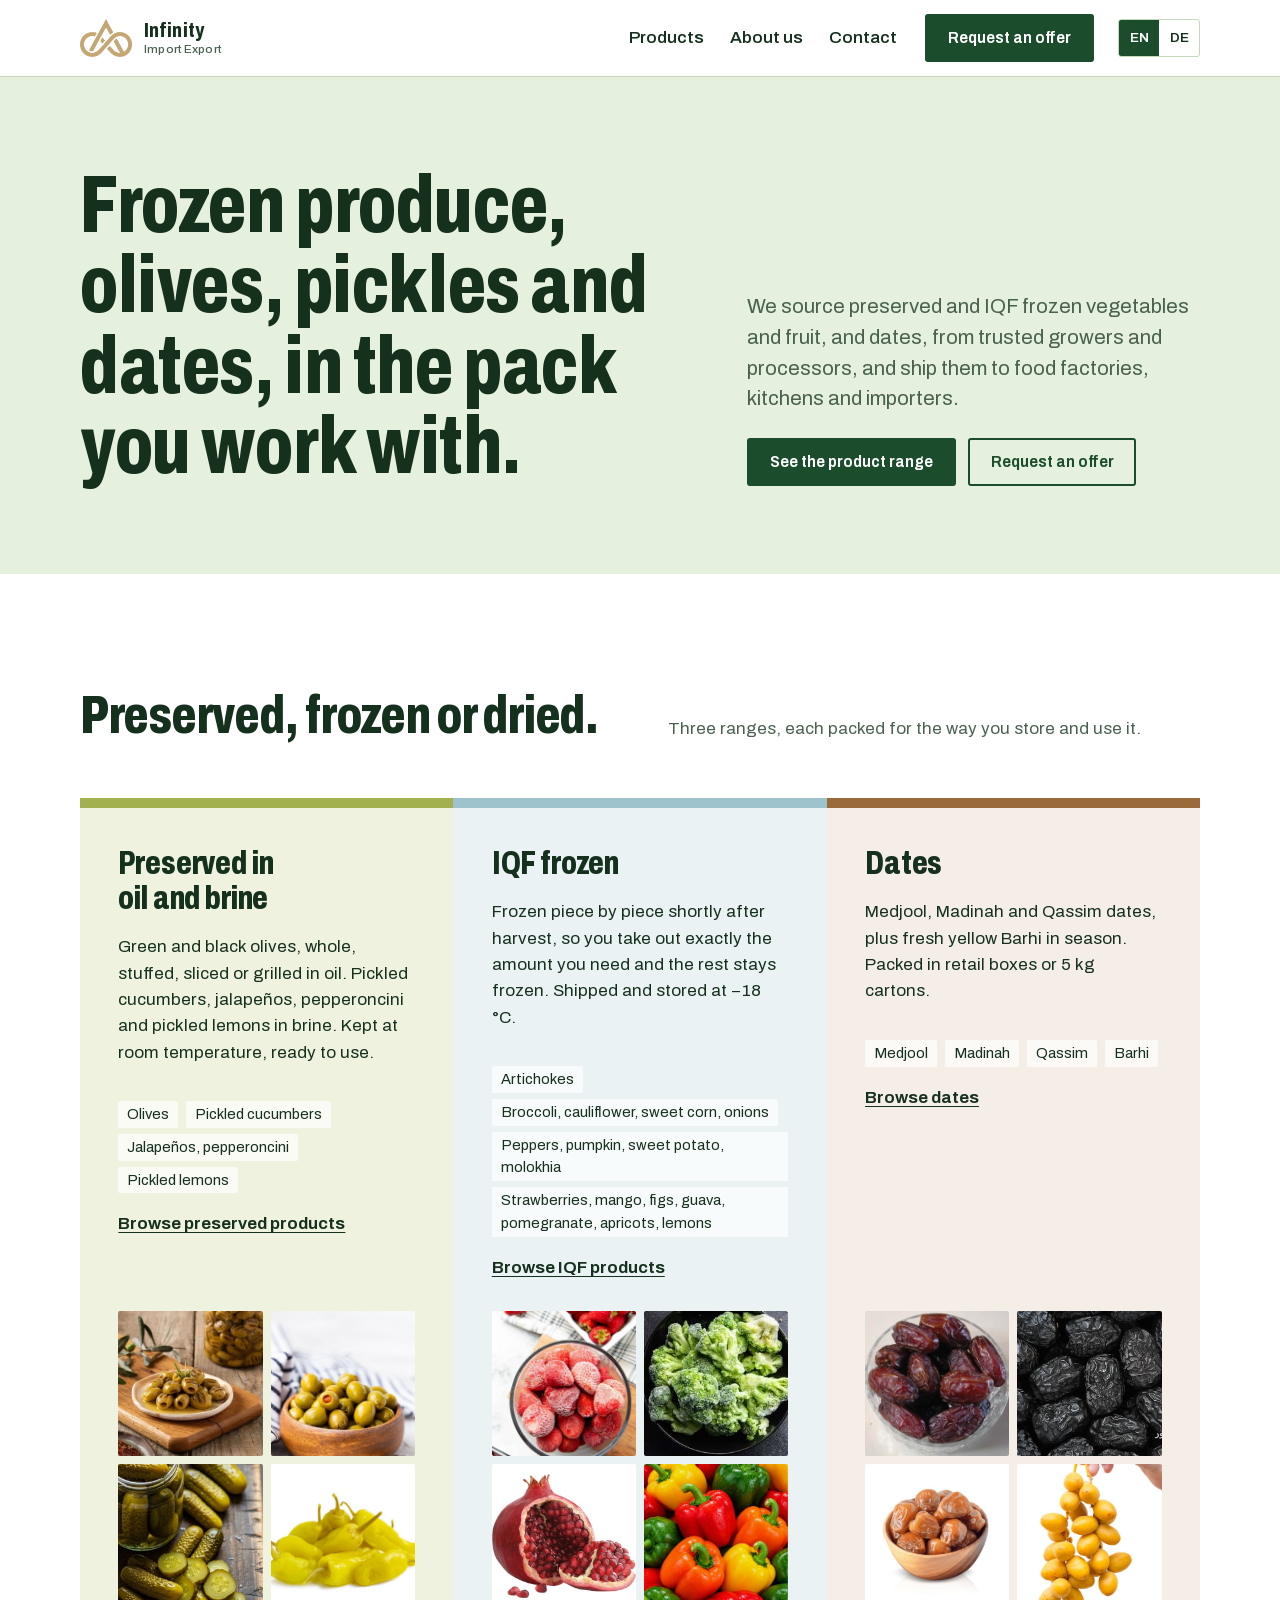
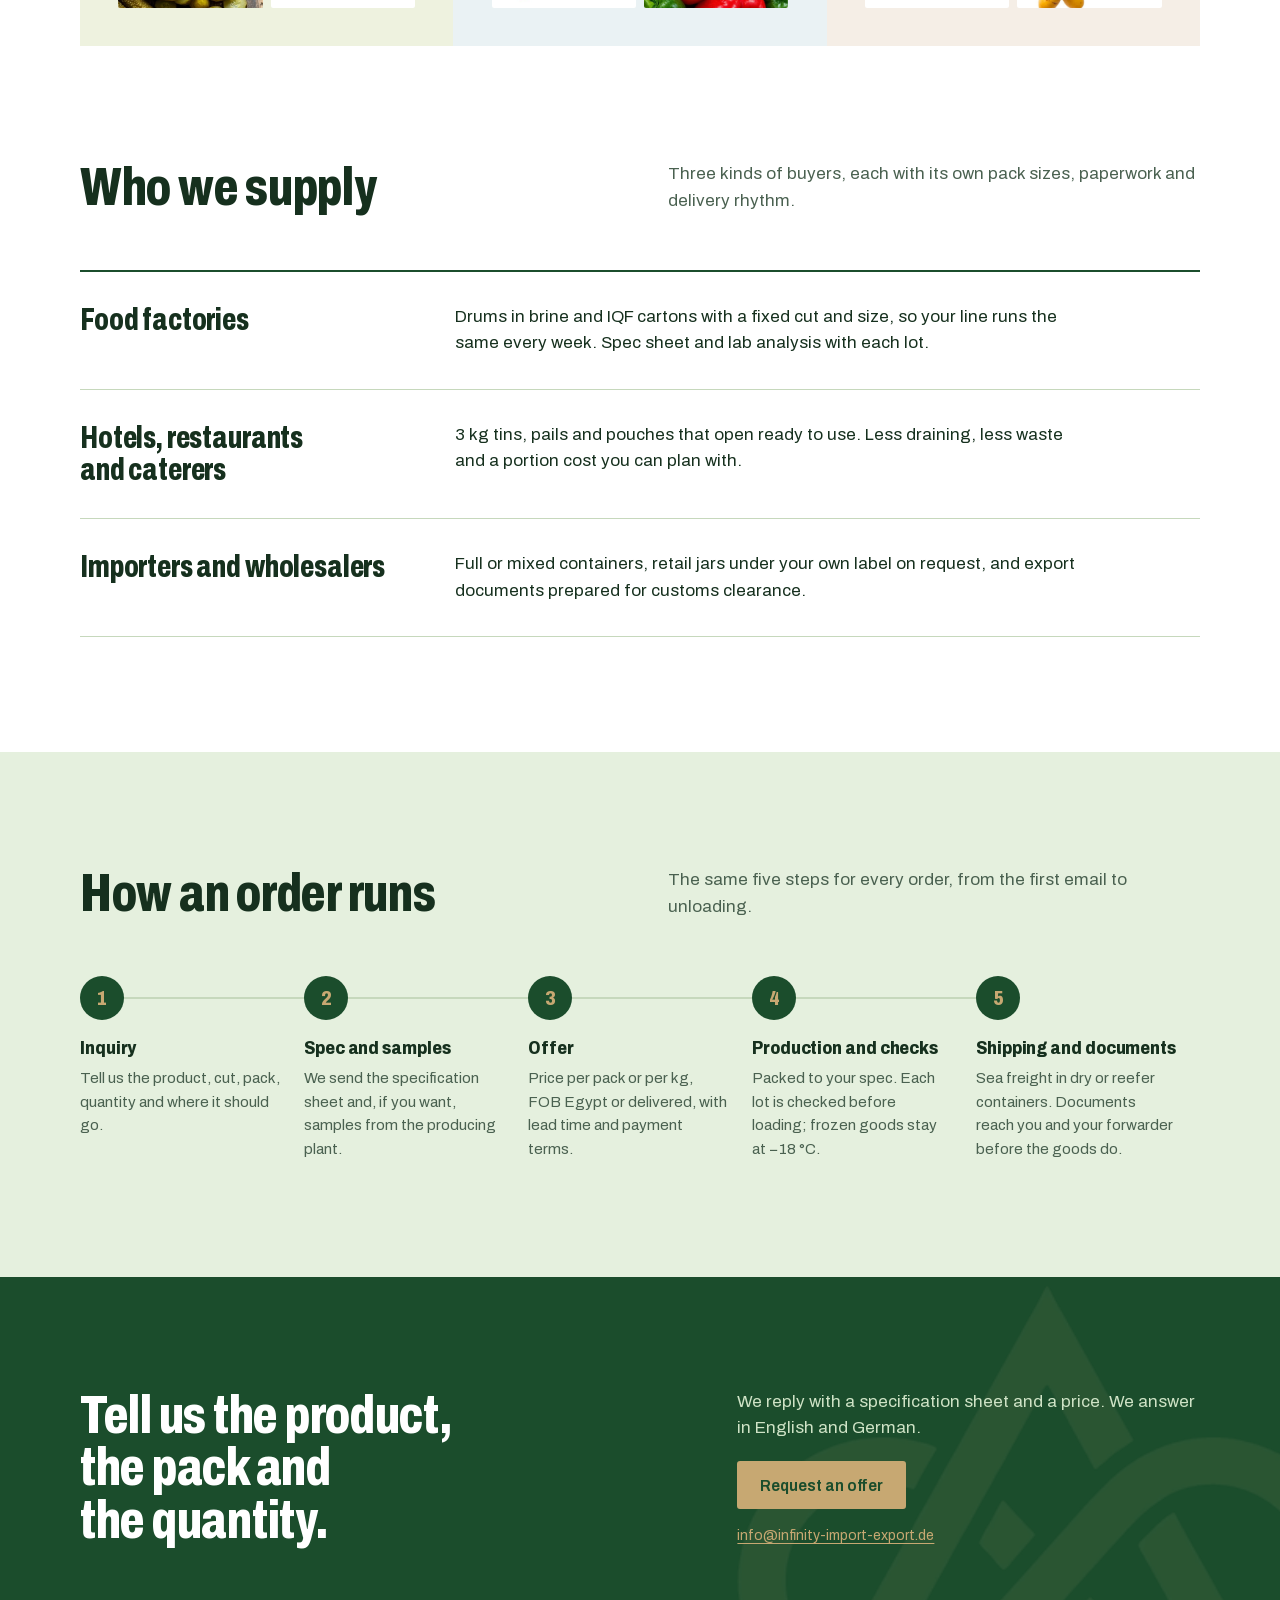
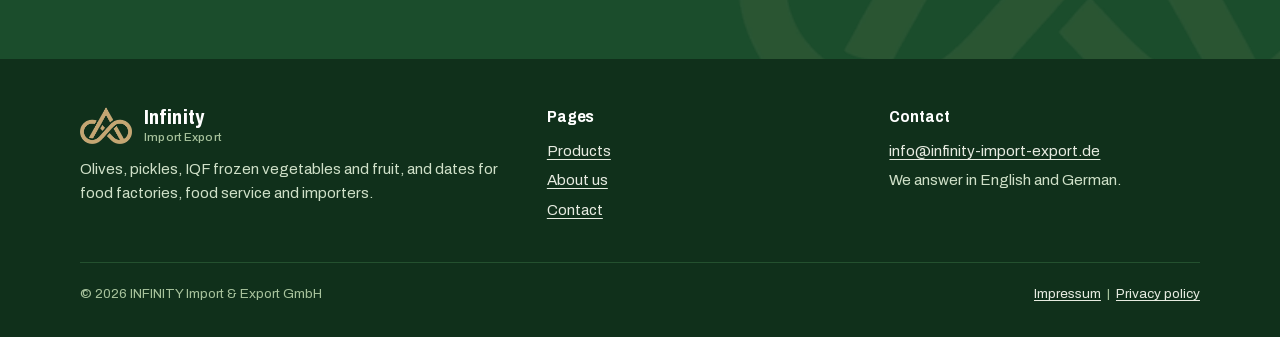
<file: index.html>
<!doctype html>
<html lang="en">
<head>
  <meta charset="utf-8">
  <meta name="viewport" content="width=device-width, initial-scale=1">
  <title data-i18n="home.title">Infinity Import Export | Frozen produce, olives, pickles and dates</title>
  <meta name="description" content="Olives, pickles, peppers, IQF frozen vegetables and fruit, and dates, in jars, tins, pouches, pails, drums and frozen cartons for food factories, food service and importers." data-i18n-attr="content:home.desc">
  <link rel="icon" href="assets/img/icon-32.png" sizes="32x32">
  <link rel="apple-touch-icon" href="assets/img/icon-180.png">
  <link rel="preload" href="assets/fonts/archivo-latin-var.woff2" as="font" type="font/woff2" crossorigin>
  <link rel="stylesheet" href="assets/css/site.css?v=3">
  <script src="https://cdn-eu.pagesense.io/js/20121295601/db5515779f8547abbd58f9f58ae93d28.js"></script>
  <script>(function(){var d=document.documentElement,l;d.classList.add('js');try{l=localStorage.getItem('lang')}catch(e){}if(!l)l=/^de/i.test(navigator.language||'')?'de':'en';d.lang=l;if(l==='de'){d.classList.add('i18n-pending');setTimeout(function(){d.classList.remove('i18n-pending')},1500)}})();</script>
</head>
<body>
<a class="skip" href="#main" data-i18n="skip">Skip to content</a>

<header class="site-header">
  <div class="wrap">
    <a class="brand" href="index.html">
      <img src="assets/img/logo.png" alt="" width="52" height="37">
      <span class="brand-name">Infinity<span>Import Export</span></span>
    </a>
    <div class="lang" role="group" aria-label="Language / Sprache">
      <button type="button" data-lang="en" aria-pressed="true">EN</button>
      <button type="button" data-lang="de" aria-pressed="false">DE</button>
    </div>
    <button class="nav-toggle" type="button" aria-expanded="false" aria-controls="nav">
      <svg viewBox="0 0 20 20" aria-hidden="true"><path d="M2 5h16M2 10h16M2 15h16" stroke="currentColor" stroke-width="2"/></svg>
      <span data-i18n="nav.menu">Menu</span>
    </button>
    <nav class="nav" id="nav" aria-label="Main">
      <ul class="nav-links">
        <li><a href="products.html" data-i18n="nav.products">Products</a></li>
        <li><a href="about.html" data-i18n="nav.about">About us</a></li>
        <li><a href="contact.html" data-i18n="nav.contact">Contact</a></li>
      </ul>
      <a class="btn btn-solid" href="contact.html" data-i18n="cta.offer">Request an offer</a>
    </nav>
  </div>
</header>

<main id="main">
  <section class="hero" aria-labelledby="hero-title">
    <div class="wrap">
      <div class="hero-text">
        <h1 id="hero-title" data-i18n="home.h1">Frozen produce, olives, pickles and dates, in the pack you work with.</h1>
        <div>
          <p class="lead" data-i18n="home.lead">We source preserved and IQF frozen vegetables and fruit, and dates, from trusted growers and processors, and ship them to food factories, kitchens and importers.</p>
          <div class="btn-row">
            <a class="btn btn-solid" href="products.html" data-i18n="home.see">See the product range</a>
            <a class="btn" href="contact.html" data-i18n="cta.offer">Request an offer</a>
          </div>
        </div>
      </div>

    </div>
  </section>

  <section class="section" aria-labelledby="ranges-title">
    <div class="wrap">
      <div class="section-head">
        <h2 id="ranges-title" data-i18n="home.ranges.h">Preserved, frozen or dried.</h2>
        <p data-i18n="home.ranges.p">Three ranges, each packed for the way you store and use it.</p>
      </div>
      <div class="ranges">
        <article class="range range-preserved">
          <h3 data-i18n="range.preserved.h">Preserved in oil and brine</h3>
          <p data-i18n="range.preserved.p">Green and black olives, whole, stuffed, sliced or grilled in oil. Pickled cucumbers, jalapeños, pepperoncini and pickled lemons in brine. Kept at room temperature, ready to use.</p>
          <ul class="range-list">
            <li data-i18n="type.olives">Olives</li>
            <li data-i18n="range.preserved.l2">Pickled cucumbers</li>
            <li data-i18n="range.preserved.l3">Jalapeños, pepperoncini</li>
            <li data-i18n="range.preserved.l4">Pickled lemons</li>
          </ul>
          <a class="more" href="products.html?range=preserved" data-i18n="range.preserved.link">Browse preserved products</a>
          <ul class="range-photos">
            <li><img src="assets/img/products/grilled-olives.jpg" alt="Grilled green olives in oil" data-i18n-attr="alt:photo.grilledolives" loading="lazy"></li>
            <li><img src="assets/img/products/stuffed-olives.jpg" alt="Stuffed green olives" data-i18n-attr="alt:photo.stuffedolives" loading="lazy"></li>
            <li><img src="assets/img/products/pickled-cucumbers.jpg" alt="Pickled cucumbers" data-i18n-attr="alt:photo.cucumbers" loading="lazy"></li>
            <li><img src="assets/img/products/pepperoncini.jpg" alt="Pepperoncini" data-i18n-attr="alt:photo.pepperoncini" loading="lazy"></li>
          </ul>
        </article>
        <article class="range range-iqf">
          <h3 data-i18n="range.iqf.h">IQF frozen</h3>
          <p data-i18n="range.iqf.p">Frozen piece by piece shortly after harvest, so you take out exactly the amount you need and the rest stays frozen. Shipped and stored at −18 °C.</p>
          <ul class="range-list">
            <li data-i18n="type.artichokes">Artichokes</li>
            <li data-i18n="range.iqf.l2">Broccoli, cauliflower, sweet corn, onions</li>
            <li data-i18n="range.iqf.l3">Peppers, pumpkin, sweet potato, molokhia</li>
            <li data-i18n="range.iqf.l4">Strawberries, mango, figs, guava, pomegranate, apricots, lemons</li>
          </ul>
          <a class="more" href="products.html?range=iqf" data-i18n="range.iqf.link">Browse IQF products</a>
          <ul class="range-photos">
            <li><img src="assets/img/products/iqf-strawberries.jpg" alt="Frozen strawberries" data-i18n-attr="alt:photo.strawberries" loading="lazy"></li>
            <li><img src="assets/img/products/iqf-broccoli.jpg" alt="Frozen broccoli florets" data-i18n-attr="alt:photo.broccoli" loading="lazy"></li>
            <li><img src="assets/img/products/iqf-pomegranate.jpg" alt="Pomegranate arils" data-i18n-attr="alt:photo.pomegranate" loading="lazy"></li>
            <li><img src="assets/img/products/iqf-mixed-peppers.jpg" alt="Diced red, yellow and green peppers" data-i18n-attr="alt:photo.peppers" loading="lazy"></li>
          </ul>
        </article>
        <article class="range range-dates">
          <h3 data-i18n="range.dates.h">Dates</h3>
          <p data-i18n="range.dates.p">Medjool, Madinah and Qassim dates, plus fresh yellow Barhi in season. Packed in retail boxes or 5 kg cartons.</p>
          <ul class="range-list">
            <li data-i18n="range.dates.l1">Medjool</li>
            <li data-i18n="range.dates.l2">Madinah</li>
            <li>Qassim</li>
            <li>Barhi</li>
          </ul>
          <a class="more" href="products.html?range=dates" data-i18n="range.dates.link">Browse dates</a>
          <ul class="range-photos">
            <li><img src="assets/img/products/medjool-dates.jpg" alt="Medjool dates" data-i18n-attr="alt:photo.medjool" loading="lazy"></li>
            <li><img src="assets/img/products/madinah-dates.jpg" alt="Madinah dates" data-i18n-attr="alt:photo.madinah" loading="lazy"></li>
            <li><img src="assets/img/products/qassim-dates.jpg" alt="Qassim dates" data-i18n-attr="alt:photo.qassim" loading="lazy"></li>
            <li><img src="assets/img/products/barhi-dates.jpg" alt="Fresh Barhi dates on the strand" data-i18n-attr="alt:photo.barhi" loading="lazy"></li>
          </ul>
        </article>
      </div>
    </div>
  </section>

  <section class="section" style="padding-top:0" aria-labelledby="buyers-title">
    <div class="wrap">
      <div class="section-head">
        <h2 id="buyers-title" data-i18n="home.buyers.h">Who we supply</h2>
        <p data-i18n="home.buyers.p">Three kinds of buyers, each with its own pack sizes, paperwork and delivery rhythm.</p>
      </div>
      <ul class="buyers">
        <li class="buyer">
          <h3 data-i18n="buyer.factory.h">Food factories</h3>
          <p data-i18n="buyer.factory.p">Drums in brine and IQF cartons with a fixed cut and size, so your line runs the same every week. Spec sheet and lab analysis with each lot.</p>
        </li>
        <li class="buyer">
          <h3 data-i18n="buyer.horeca.h">Hotels, restaurants and caterers</h3>
          <p data-i18n="buyer.horeca.p">3 kg tins, pails and pouches that open ready to use. Less draining, less waste and a portion cost you can plan with.</p>
        </li>
        <li class="buyer">
          <h3 data-i18n="buyer.import.h">Importers and wholesalers</h3>
          <p data-i18n="buyer.import.p">Full or mixed containers, retail jars under your own label on request, and export documents prepared for customs clearance.</p>
        </li>
      </ul>
    </div>
  </section>

  <section class="section" style="background:var(--sage)" aria-labelledby="steps-title">
    <div class="wrap">
      <div class="section-head">
        <h2 id="steps-title" data-i18n="home.steps.h">How an order runs</h2>
        <p data-i18n="home.steps.p">The same five steps for every order, from the first email to unloading.</p>
      </div>
      <ol class="steps">
        <li class="step"><h4 data-i18n="step1.h">Inquiry</h4><p data-i18n="step1.p">Tell us the product, cut, pack, quantity and where it should go.</p></li>
        <li class="step"><h4 data-i18n="step2.h">Spec and samples</h4><p data-i18n="step2.p">We send the specification sheet and, if you want, samples from the producing plant.</p></li>
        <li class="step"><h4 data-i18n="step3.h">Offer</h4><p data-i18n="step3.p">Price per pack or per kg, FOB Egypt or delivered, with lead time and payment terms.</p></li>
        <li class="step"><h4 data-i18n="step4.h">Production and checks</h4><p data-i18n="step4.p">Packed to your spec. Each lot is checked before loading; frozen goods stay at −18 °C.</p></li>
        <li class="step"><h4 data-i18n="step5.h">Shipping and documents</h4><p data-i18n="step5.p">Sea freight in dry or reefer containers. Documents reach you and your forwarder before the goods do.</p></li>
      </ol>
    </div>
  </section>

  <section class="cta-band" aria-labelledby="cta-title">
    <img class="cta-mark" src="assets/img/logo.png" alt="">
    <div class="wrap">
      <h2 id="cta-title" data-i18n="cta.h">Tell us the product, the pack and the quantity.</h2>
      <div>
        <p data-i18n="cta.p">We reply with a specification sheet and a price. We answer in English and German.</p>
        <div class="btn-row" style="margin-top:20px">
          <a class="btn btn-gold" href="contact.html" data-i18n="cta.offer">Request an offer</a>
        </div>
        <p class="small" style="margin-top:16px"><a href="mailto:info@infinity-import-export.de">info@infinity-import-export.de</a></p>
      </div>
    </div>
  </section>
</main>

<footer class="site-footer">
  <div class="wrap">
    <div>
      <a class="brand" href="index.html" style="margin-bottom:14px">
        <img src="assets/img/logo.png" alt="" width="44" height="31">
        <span class="brand-name">Infinity<span>Import Export</span></span>
      </a>
      <p data-i18n="footer.p">Olives, pickles, IQF frozen vegetables and fruit, and dates for food factories, food service and importers.</p>
    </div>
    <div>
      <h2 data-i18n="footer.pages">Pages</h2>
      <ul>
        <li><a href="products.html" data-i18n="nav.products">Products</a></li>
        <li><a href="about.html" data-i18n="nav.about">About us</a></li>
        <li><a href="contact.html" data-i18n="nav.contact">Contact</a></li>
      </ul>
    </div>
    <div>
      <h2 data-i18n="nav.contact">Contact</h2>
      <ul>
        <li><a href="mailto:info@infinity-import-export.de">info@infinity-import-export.de</a></li>
        <li data-i18n="footer.langs">We answer in English and German.</li>
      </ul>
    </div>
    <div class="footer-base">
      <span>© 2026 INFINITY Import &amp; Export GmbH</span>
      <span><a href="impressum.html">Impressum</a> &nbsp;|&nbsp; <a href="datenschutz.html" data-i18n="footer.privacy">Privacy policy</a></span>
    </div>
  </div>
</footer>

<script src="assets/js/products.js?v=3"></script>
<script src="assets/js/i18n.js?v=4"></script>
<script src="assets/js/site.js?v=3"></script>
</body>
</html>
</file>
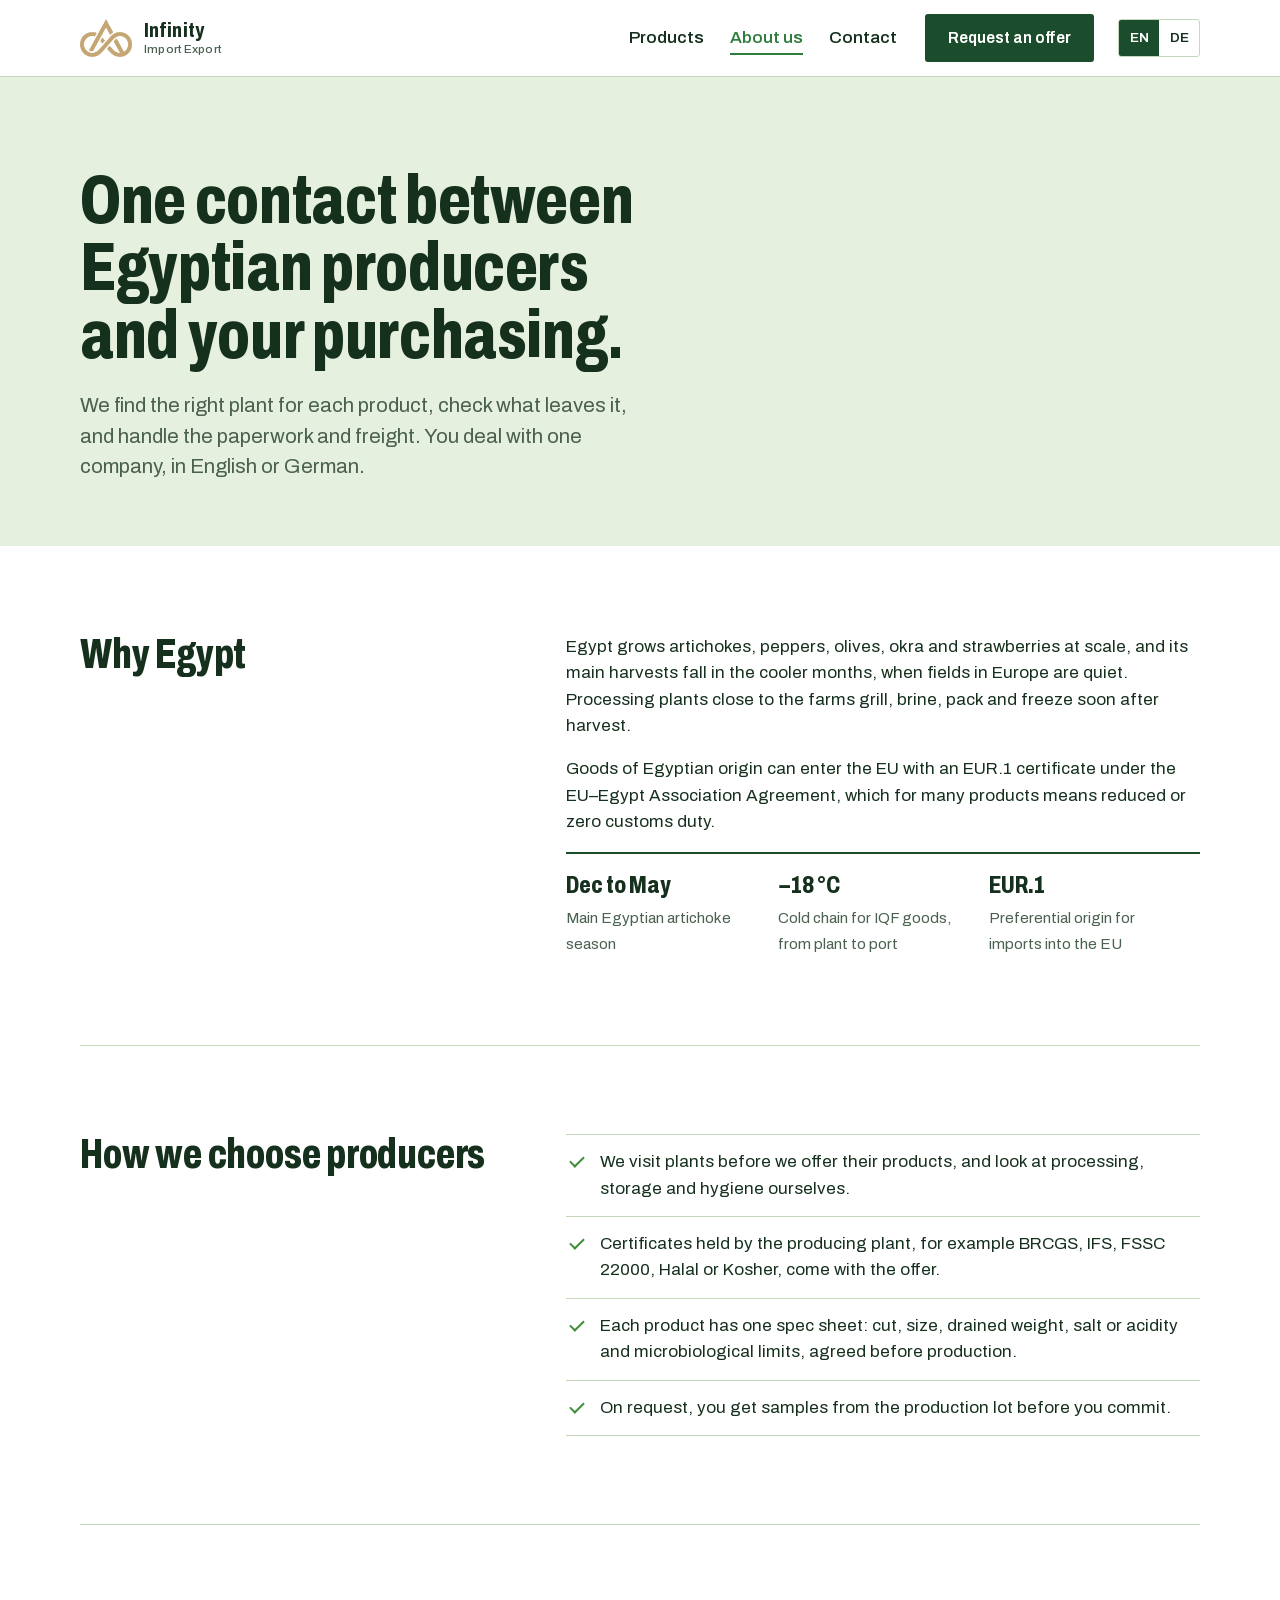
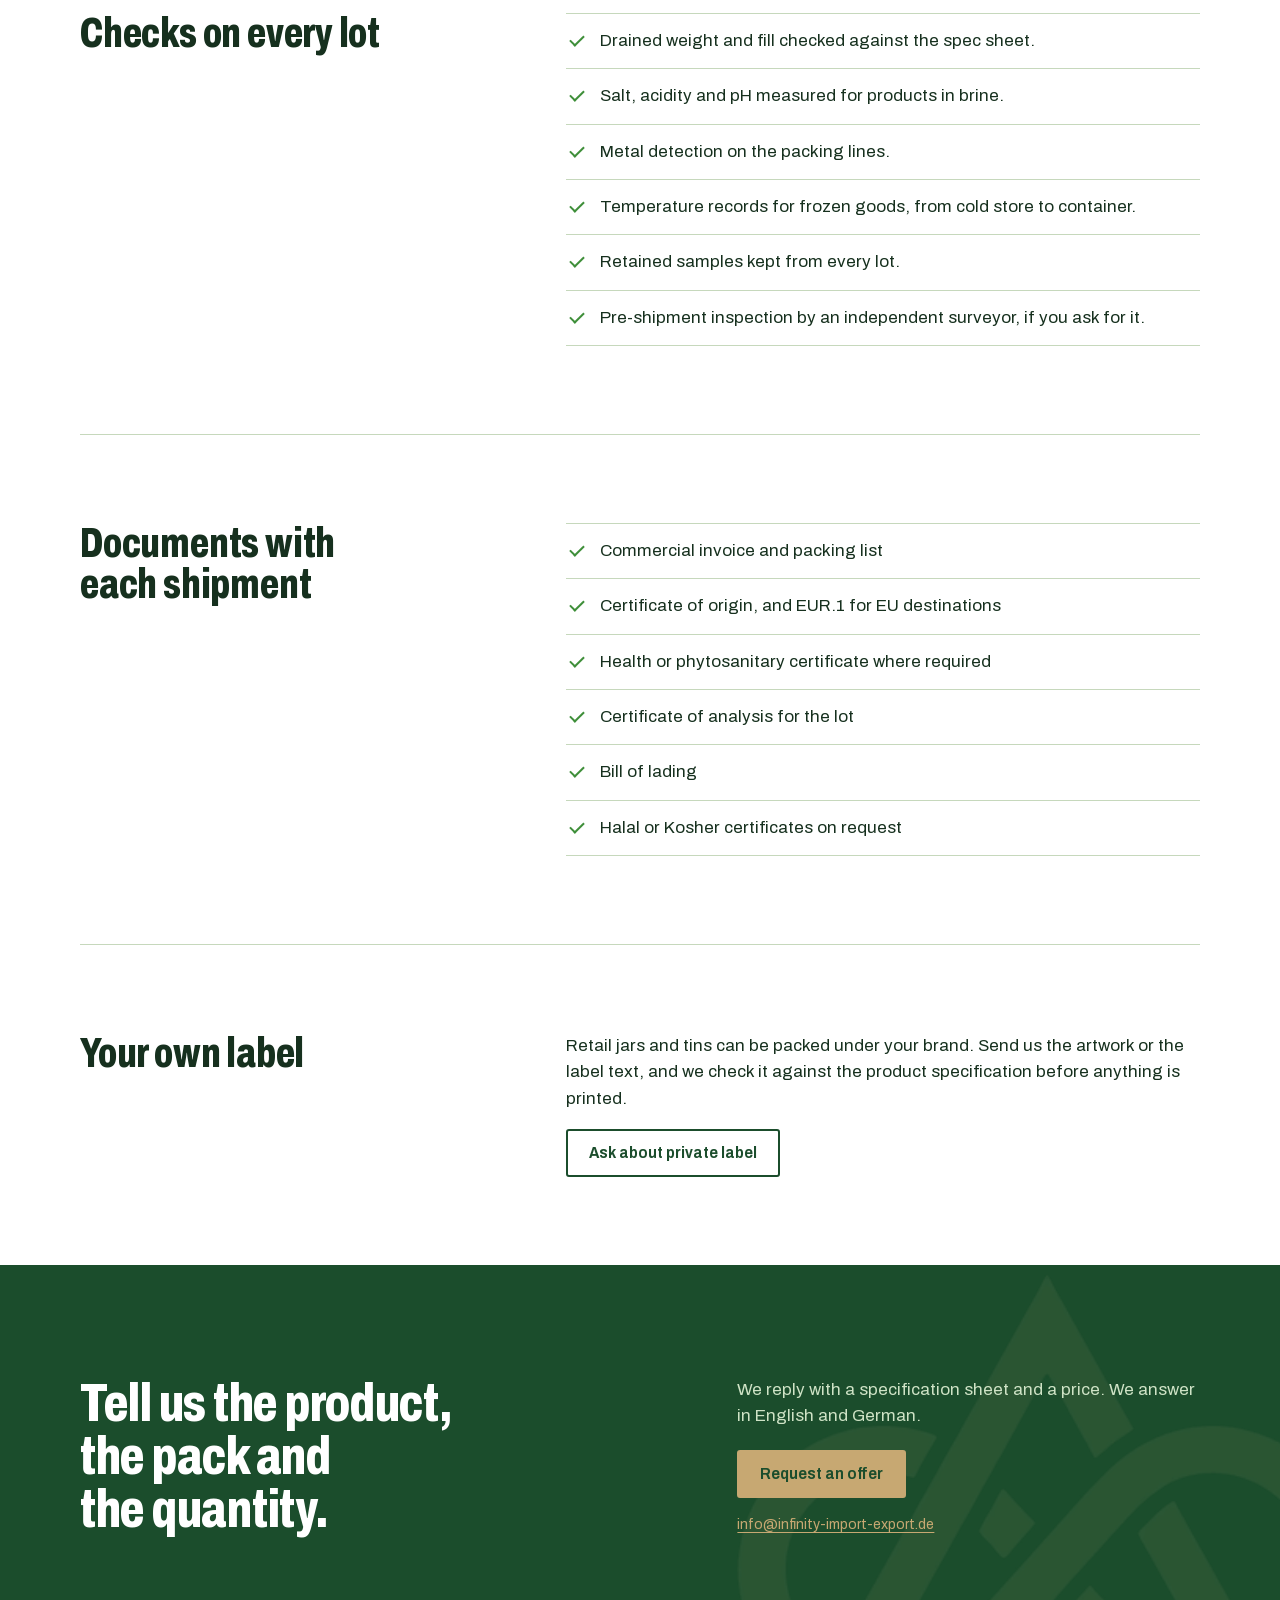
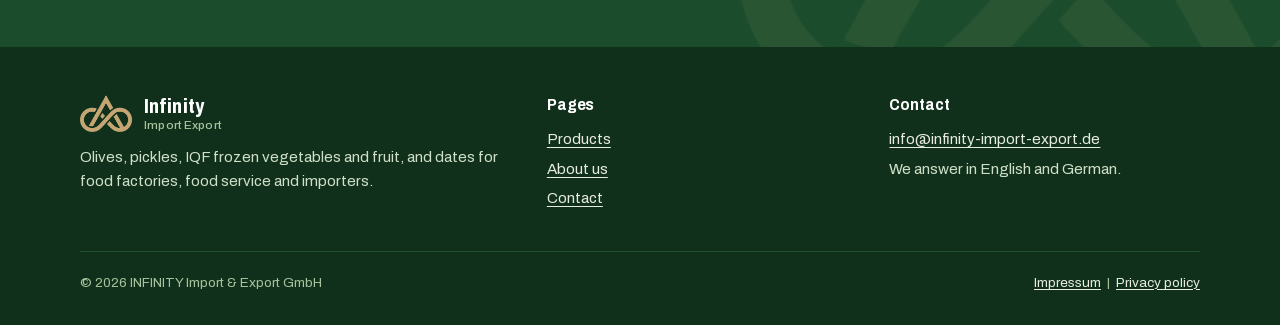
<file: about.html>
<!doctype html>
<html lang="en">
<head>
  <meta charset="utf-8">
  <meta name="viewport" content="width=device-width, initial-scale=1">
  <title data-i18n="about.title">About us | Infinity Import Export</title>
  <meta name="description" content="How Infinity Import Export sources preserved and IQF vegetables in Egypt: producer selection, checks on every lot and export documents." data-i18n-attr="content:about.desc">
  <link rel="icon" href="assets/img/icon-32.png" sizes="32x32">
  <link rel="apple-touch-icon" href="assets/img/icon-180.png">
  <link rel="preload" href="assets/fonts/archivo-latin-var.woff2" as="font" type="font/woff2" crossorigin>
  <link rel="stylesheet" href="assets/css/site.css?v=3">
  <script>(function(){var d=document.documentElement,l;d.classList.add('js');try{l=localStorage.getItem('lang')}catch(e){}if(!l)l=/^de/i.test(navigator.language||'')?'de':'en';d.lang=l;if(l==='de'){d.classList.add('i18n-pending');setTimeout(function(){d.classList.remove('i18n-pending')},1500)}})();</script>
</head>
<body>
<a class="skip" href="#main" data-i18n="skip">Skip to content</a>

<header class="site-header">
  <div class="wrap">
    <a class="brand" href="index.html">
      <img src="assets/img/logo.png" alt="" width="52" height="37">
      <span class="brand-name">Infinity<span>Import Export</span></span>
    </a>
    <div class="lang" role="group" aria-label="Language / Sprache">
      <button type="button" data-lang="en" aria-pressed="true">EN</button>
      <button type="button" data-lang="de" aria-pressed="false">DE</button>
    </div>
    <button class="nav-toggle" type="button" aria-expanded="false" aria-controls="nav">
      <svg viewBox="0 0 20 20" aria-hidden="true"><path d="M2 5h16M2 10h16M2 15h16" stroke="currentColor" stroke-width="2"/></svg>
      <span data-i18n="nav.menu">Menu</span>
    </button>
    <nav class="nav" id="nav" aria-label="Main">
      <ul class="nav-links">
        <li><a href="products.html" data-i18n="nav.products">Products</a></li>
        <li><a href="about.html" aria-current="page" data-i18n="nav.about">About us</a></li>
        <li><a href="contact.html" data-i18n="nav.contact">Contact</a></li>
      </ul>
      <a class="btn btn-solid" href="contact.html" data-i18n="cta.offer">Request an offer</a>
    </nav>
  </div>
</header>

<main id="main">
  <section class="page-head">
    <div class="wrap">
      <h1 data-i18n="about.h1">One contact between Egyptian producers and your purchasing.</h1>
      <p class="lead" data-i18n="about.lead">We find the right plant for each product, check what leaves it, and handle the paperwork and freight. You deal with one company, in English or German.</p>
    </div>
  </section>

  <div class="wrap">
    <section class="split" aria-labelledby="egypt">
      <h2 id="egypt" data-i18n="about.egypt.h">Why Egypt</h2>
      <div>
        <p data-i18n="about.egypt.p1">Egypt grows artichokes, peppers, olives, okra and strawberries at scale, and its main harvests fall in the cooler months, when fields in Europe are quiet. Processing plants close to the farms grill, brine, pack and freeze soon after harvest.</p>
        <p data-i18n="about.egypt.p2">Goods of Egyptian origin can enter the EU with an EUR.1 certificate under the EU–Egypt Association Agreement, which for many products means reduced or zero customs duty.</p>
        <div class="facts-row">
          <div><b data-i18n="about.f1.b">Dec to May</b><span data-i18n="about.f1.s">Main Egyptian artichoke season</span></div>
          <div><b>−18 °C</b><span data-i18n="about.f2.s">Cold chain for IQF goods, from plant to port</span></div>
          <div><b>EUR.1</b><span data-i18n="about.f3.s">Preferential origin for imports into the EU</span></div>
        </div>
      </div>
    </section>

    <section class="split" aria-labelledby="producers">
      <h2 id="producers" data-i18n="about.prod.h">How we choose producers</h2>
      <ul class="checklist">
        <li data-i18n="about.prod.1">We visit plants before we offer their products, and look at processing, storage and hygiene ourselves.</li>
        <li data-i18n="about.prod.2">Certificates held by the producing plant, for example BRCGS, IFS, FSSC 22000, Halal or Kosher, come with the offer.</li>
        <li data-i18n="about.prod.3">Each product has one spec sheet: cut, size, drained weight, salt or acidity and microbiological limits, agreed before production.</li>
        <li data-i18n="about.prod.4">On request, you get samples from the production lot before you commit.</li>
      </ul>
    </section>

    <section class="split" aria-labelledby="checks">
      <h2 id="checks" data-i18n="about.checks.h">Checks on every lot</h2>
      <ul class="checklist">
        <li data-i18n="about.checks.1">Drained weight and fill checked against the spec sheet.</li>
        <li data-i18n="about.checks.2">Salt, acidity and pH measured for products in brine.</li>
        <li data-i18n="about.checks.3">Metal detection on the packing lines.</li>
        <li data-i18n="about.checks.4">Temperature records for frozen goods, from cold store to container.</li>
        <li data-i18n="about.checks.5">Retained samples kept from every lot.</li>
        <li data-i18n="about.checks.6">Pre-shipment inspection by an independent surveyor, if you ask for it.</li>
      </ul>
    </section>

    <section class="split" aria-labelledby="docs">
      <h2 id="docs" data-i18n="about.docs.h">Documents with each shipment</h2>
      <ul class="checklist">
        <li data-i18n="about.docs.1">Commercial invoice and packing list</li>
        <li data-i18n="about.docs.2">Certificate of origin, and EUR.1 for EU destinations</li>
        <li data-i18n="about.docs.3">Health or phytosanitary certificate where required</li>
        <li data-i18n="about.docs.4">Certificate of analysis for the lot</li>
        <li data-i18n="about.docs.5">Bill of lading</li>
        <li data-i18n="about.docs.6">Halal or Kosher certificates on request</li>
      </ul>
    </section>

    <section class="split" aria-labelledby="label">
      <h2 id="label" data-i18n="about.label.h">Your own label</h2>
      <div>
        <p data-i18n="about.label.p">Retail jars and tins can be packed under your brand. Send us the artwork or the label text, and we check it against the product specification before anything is printed.</p>
        <a class="btn" href="contact.html" data-i18n="about.label.cta">Ask about private label</a>
      </div>
    </section>
  </div>

  <section class="cta-band" aria-labelledby="cta-title">
    <img class="cta-mark" src="assets/img/logo.png" alt="">
    <div class="wrap">
      <h2 id="cta-title" data-i18n="cta.h">Tell us the product, the pack and the quantity.</h2>
      <div>
        <p data-i18n="cta.p">We reply with a specification sheet and a price. We answer in English and German.</p>
        <div class="btn-row" style="margin-top:20px">
          <a class="btn btn-gold" href="contact.html" data-i18n="cta.offer">Request an offer</a>
        </div>
        <p class="small" style="margin-top:16px"><a href="mailto:info@infinity-import-export.de">info@infinity-import-export.de</a></p>
      </div>
    </div>
  </section>
</main>

<footer class="site-footer">
  <div class="wrap">
    <div>
      <a class="brand" href="index.html" style="margin-bottom:14px">
        <img src="assets/img/logo.png" alt="" width="44" height="31">
        <span class="brand-name">Infinity<span>Import Export</span></span>
      </a>
      <p data-i18n="footer.p">Olives, pickles, IQF frozen vegetables and fruit, and dates for food factories, food service and importers.</p>
    </div>
    <div>
      <h2 data-i18n="footer.pages">Pages</h2>
      <ul>
        <li><a href="products.html" data-i18n="nav.products">Products</a></li>
        <li><a href="about.html" data-i18n="nav.about">About us</a></li>
        <li><a href="contact.html" data-i18n="nav.contact">Contact</a></li>
      </ul>
    </div>
    <div>
      <h2 data-i18n="nav.contact">Contact</h2>
      <ul>
        <li><a href="mailto:info@infinity-import-export.de">info@infinity-import-export.de</a></li>
        <li data-i18n="footer.langs">We answer in English and German.</li>
      </ul>
    </div>
    <div class="footer-base">
      <span>© 2026 INFINITY Import &amp; Export GmbH</span>
      <span><a href="impressum.html">Impressum</a> &nbsp;|&nbsp; <a href="datenschutz.html" data-i18n="footer.privacy">Privacy policy</a></span>
    </div>
  </div>
</footer>

<script src="assets/js/products.js?v=3"></script>
<script src="assets/js/i18n.js?v=3"></script>
<script src="assets/js/site.js?v=3"></script>
</body>
</html>
</file>
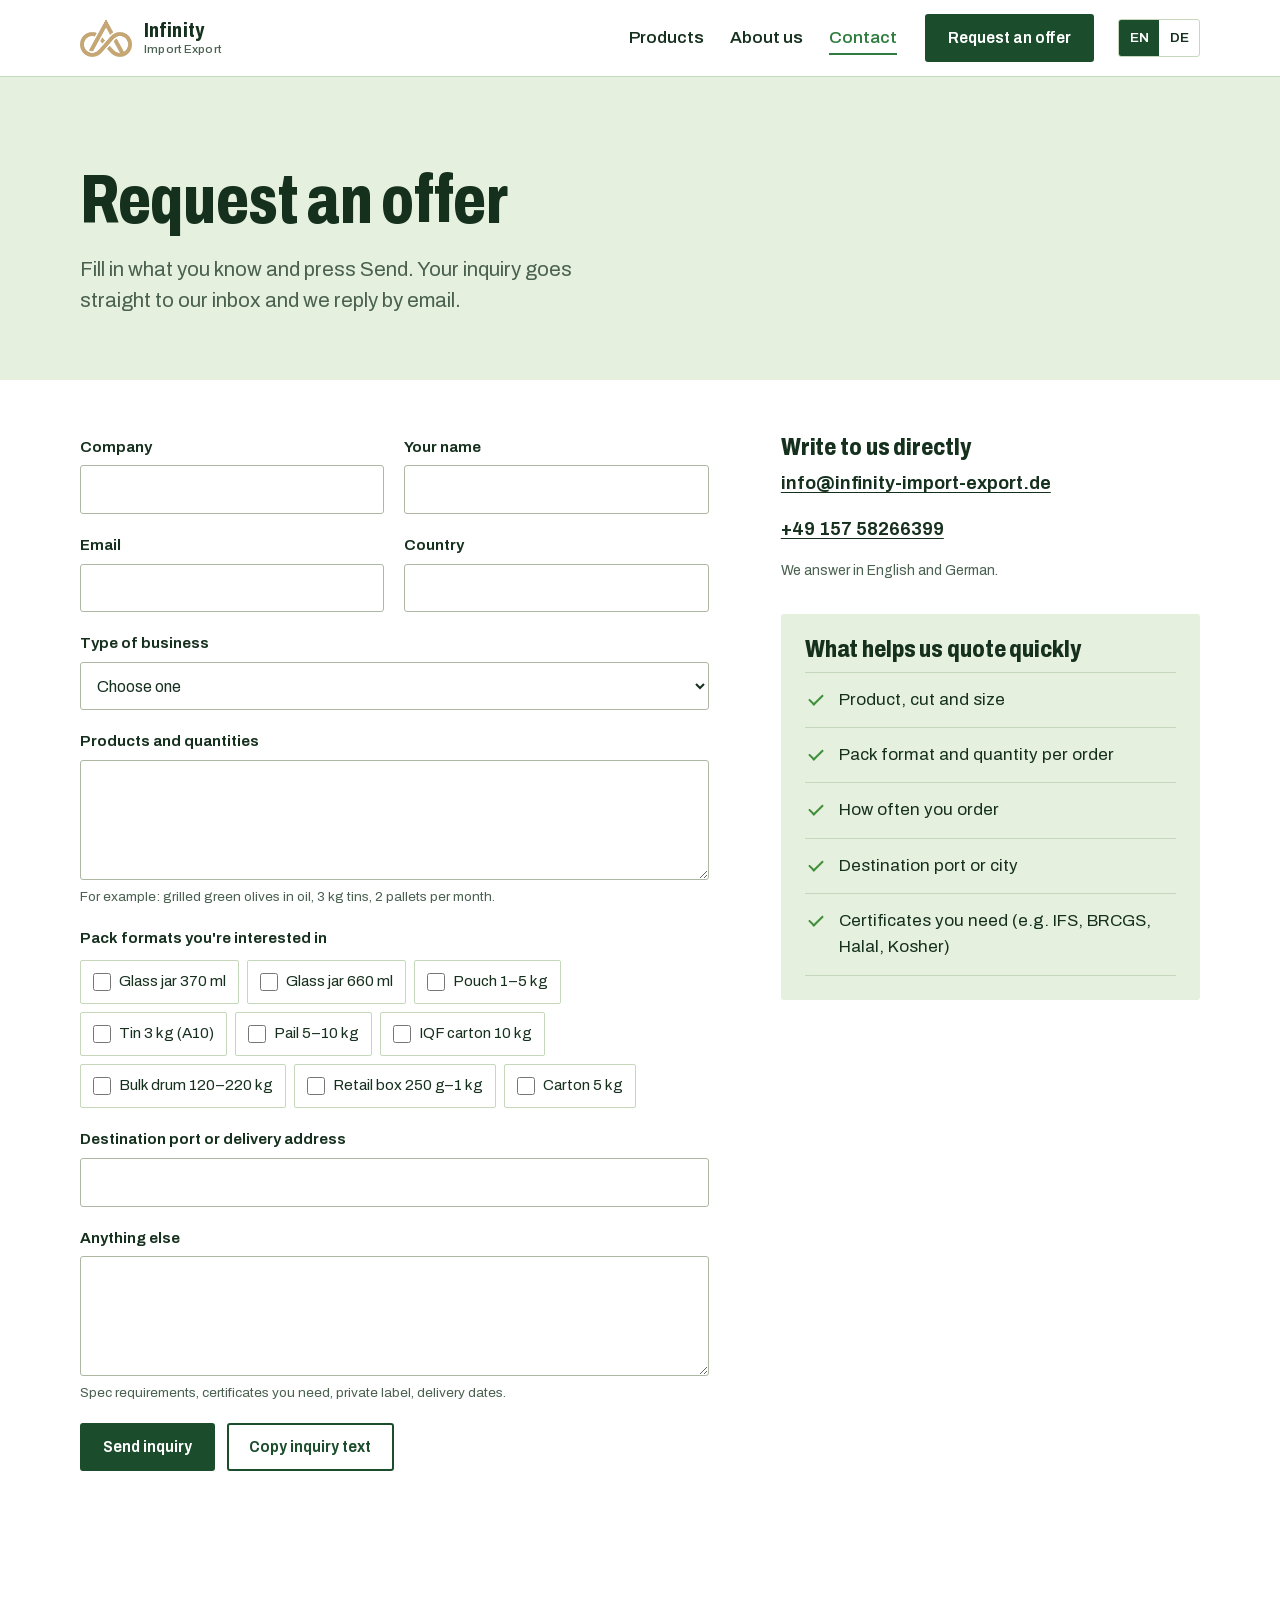
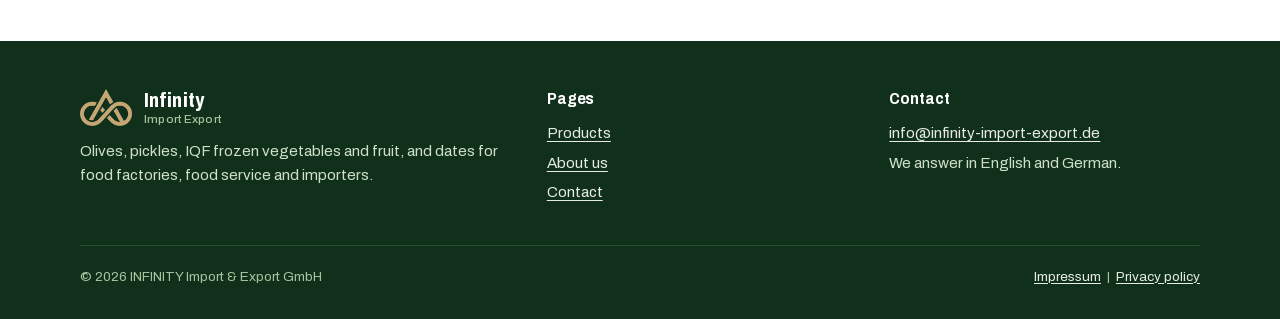
<file: contact.html>
<!doctype html>
<html lang="en">
<head>
  <meta charset="utf-8">
  <meta name="viewport" content="width=device-width, initial-scale=1">
  <title data-i18n="contact.title">Request an offer | Infinity Import Export</title>
  <meta name="description" content="Ask Infinity Import Export for an offer on preserved or IQF frozen vegetables from Egypt." data-i18n-attr="content:contact.desc">
  <link rel="icon" href="assets/img/icon-32.png" sizes="32x32">
  <link rel="apple-touch-icon" href="assets/img/icon-180.png">
  <link rel="preload" href="assets/fonts/archivo-latin-var.woff2" as="font" type="font/woff2" crossorigin>
  <link rel="stylesheet" href="assets/css/site.css?v=3">
  <script>(function(){var d=document.documentElement,l;d.classList.add('js');try{l=localStorage.getItem('lang')}catch(e){}if(!l)l=/^de/i.test(navigator.language||'')?'de':'en';d.lang=l;if(l==='de'){d.classList.add('i18n-pending');setTimeout(function(){d.classList.remove('i18n-pending')},1500)}})();</script>
</head>
<body>
<a class="skip" href="#main" data-i18n="skip">Skip to content</a>

<header class="site-header">
  <div class="wrap">
    <a class="brand" href="index.html">
      <img src="assets/img/logo.png" alt="" width="52" height="37">
      <span class="brand-name">Infinity<span>Import Export</span></span>
    </a>
    <div class="lang" role="group" aria-label="Language / Sprache">
      <button type="button" data-lang="en" aria-pressed="true">EN</button>
      <button type="button" data-lang="de" aria-pressed="false">DE</button>
    </div>
    <button class="nav-toggle" type="button" aria-expanded="false" aria-controls="nav">
      <svg viewBox="0 0 20 20" aria-hidden="true"><path d="M2 5h16M2 10h16M2 15h16" stroke="currentColor" stroke-width="2"/></svg>
      <span data-i18n="nav.menu">Menu</span>
    </button>
    <nav class="nav" id="nav" aria-label="Main">
      <ul class="nav-links">
        <li><a href="products.html" data-i18n="nav.products">Products</a></li>
        <li><a href="about.html" data-i18n="nav.about">About us</a></li>
        <li><a href="contact.html" aria-current="page" data-i18n="nav.contact">Contact</a></li>
      </ul>
      <a class="btn btn-solid" href="contact.html" data-i18n="cta.offer">Request an offer</a>
    </nav>
  </div>
</header>

<main id="main">
  <section class="page-head">
    <div class="wrap">
      <h1 data-i18n="contact.h1">Request an offer</h1>
      <p class="lead" data-i18n="contact.lead">Fill in what you know and press Send. Your inquiry goes straight to our inbox and we reply by email.</p>
    </div>
  </section>

  <div class="wrap contact">
    <form class="form" id="inquiry" novalidate>
      <!-- Web3Forms access key: emailed by web3forms.com to info@infinity-import-export.de. Until it is filled in, the form falls back to opening the visitor's email program. -->
      <input type="hidden" name="access_key" value="528dcc76-81ce-4777-903e-754ed6a67bd2">
      <input type="checkbox" name="botcheck" class="visually-hidden" tabindex="-1" autocomplete="off" aria-hidden="true">
      <div class="field">
        <label for="f-company" data-i18n="form.company">Company</label>
        <input type="text" id="f-company" name="company" autocomplete="organization" required>
      </div>
      <div class="field">
        <label for="f-name" data-i18n="form.name">Your name</label>
        <input type="text" id="f-name" name="name" autocomplete="name" required>
      </div>
      <div class="field">
        <label for="f-email" data-i18n="form.email">Email</label>
        <input type="email" id="f-email" name="email" autocomplete="email" required>
      </div>
      <div class="field">
        <label for="f-country" data-i18n="form.country">Country</label>
        <input type="text" id="f-country" name="country" autocomplete="country-name">
      </div>
      <div class="field full">
        <label for="f-type" data-i18n="form.type">Type of business</label>
        <select id="f-type" name="type">
          <option value="" data-i18n="form.type.choose">Choose one</option>
          <option value="factory" data-i18n="buyer.factory.h">Food factories</option>
          <option value="horeca" data-i18n="buyer.horeca.h">Hotels, restaurants and caterers</option>
          <option value="import" data-i18n="buyer.import.h">Importers and wholesalers</option>
          <option value="other" data-i18n="form.type.other">Other</option>
        </select>
      </div>
      <div class="field full">
        <label for="f-products" data-i18n="form.products">Products and quantities</label>
        <textarea id="f-products" name="products" required aria-describedby="f-products-hint"></textarea>
        <span class="hint" id="f-products-hint" data-i18n="form.products.hint">For example: grilled green olives in oil, 3 kg tins, 2 pallets per month.</span>
      </div>
      <fieldset>
        <legend data-i18n="form.packs">Pack formats you're interested in</legend>
        <div class="checks" id="pack-checks"></div>
      </fieldset>
      <div class="field full">
        <label for="f-dest" data-i18n="form.dest">Destination port or delivery address</label>
        <input type="text" id="f-dest" name="dest">
      </div>
      <div class="field full">
        <label for="f-msg" data-i18n="form.msg">Anything else</label>
        <textarea id="f-msg" name="msg" aria-describedby="f-msg-hint"></textarea>
        <span class="hint" id="f-msg-hint" data-i18n="form.msg.hint">Spec requirements, certificates you need, private label, delivery dates.</span>
      </div>
      <div class="btn-row">
        <button class="btn btn-solid" type="submit" data-i18n="form.send">Send inquiry</button>
        <button class="btn" type="button" id="copy" data-i18n="form.copy">Copy inquiry text</button>
      </div>
      <p class="form-status" id="status" role="status"></p>
      <div class="out" id="out">
        <label for="out-text" data-i18n="form.out">Your inquiry text. If it wasn't sent, paste it into an email to info@infinity-import-export.de.</label>
        <textarea id="out-text" readonly></textarea>
      </div>
    </form>

    <aside class="contact-aside">
      <div>
        <h2 data-i18n="contact.direct">Write to us directly</h2>
        <p><a class="email" href="mailto:info@infinity-import-export.de">info@infinity-import-export.de</a></p>
        <p><a class="email" href="tel:+4915758266399">+49 157 58266399</a></p>
        <p class="small" data-i18n="footer.langs">We answer in English and German.</p>
      </div>
      <div class="aside-box">
        <h2 data-i18n="contact.helps">What helps us quote quickly</h2>
        <ul class="checklist">
          <li data-i18n="contact.h1i">Product, cut and size</li>
          <li data-i18n="contact.h2i">Pack format and quantity per order</li>
          <li data-i18n="contact.h3i">How often you order</li>
          <li data-i18n="contact.h4i">Destination port or city</li>
          <li data-i18n="contact.h5i">Certificates you need (e.g. IFS, BRCGS, Halal, Kosher)</li>
        </ul>
      </div>
    </aside>
  </div>
</main>

<footer class="site-footer">
  <div class="wrap">
    <div>
      <a class="brand" href="index.html" style="margin-bottom:14px">
        <img src="assets/img/logo.png" alt="" width="44" height="31">
        <span class="brand-name">Infinity<span>Import Export</span></span>
      </a>
      <p data-i18n="footer.p">Olives, pickles, IQF frozen vegetables and fruit, and dates for food factories, food service and importers.</p>
    </div>
    <div>
      <h2 data-i18n="footer.pages">Pages</h2>
      <ul>
        <li><a href="products.html" data-i18n="nav.products">Products</a></li>
        <li><a href="about.html" data-i18n="nav.about">About us</a></li>
        <li><a href="contact.html" data-i18n="nav.contact">Contact</a></li>
      </ul>
    </div>
    <div>
      <h2 data-i18n="nav.contact">Contact</h2>
      <ul>
        <li><a href="mailto:info@infinity-import-export.de">info@infinity-import-export.de</a></li>
        <li data-i18n="footer.langs">We answer in English and German.</li>
      </ul>
    </div>
    <div class="footer-base">
      <span>© 2026 INFINITY Import &amp; Export GmbH</span>
      <span><a href="impressum.html">Impressum</a> &nbsp;|&nbsp; <a href="datenschutz.html" data-i18n="footer.privacy">Privacy policy</a></span>
    </div>
  </div>
</footer>

<script src="assets/js/products.js?v=3"></script>
<script src="assets/js/i18n.js?v=3"></script>
<script src="assets/js/site.js?v=3"></script>
</body>
</html>
</file>
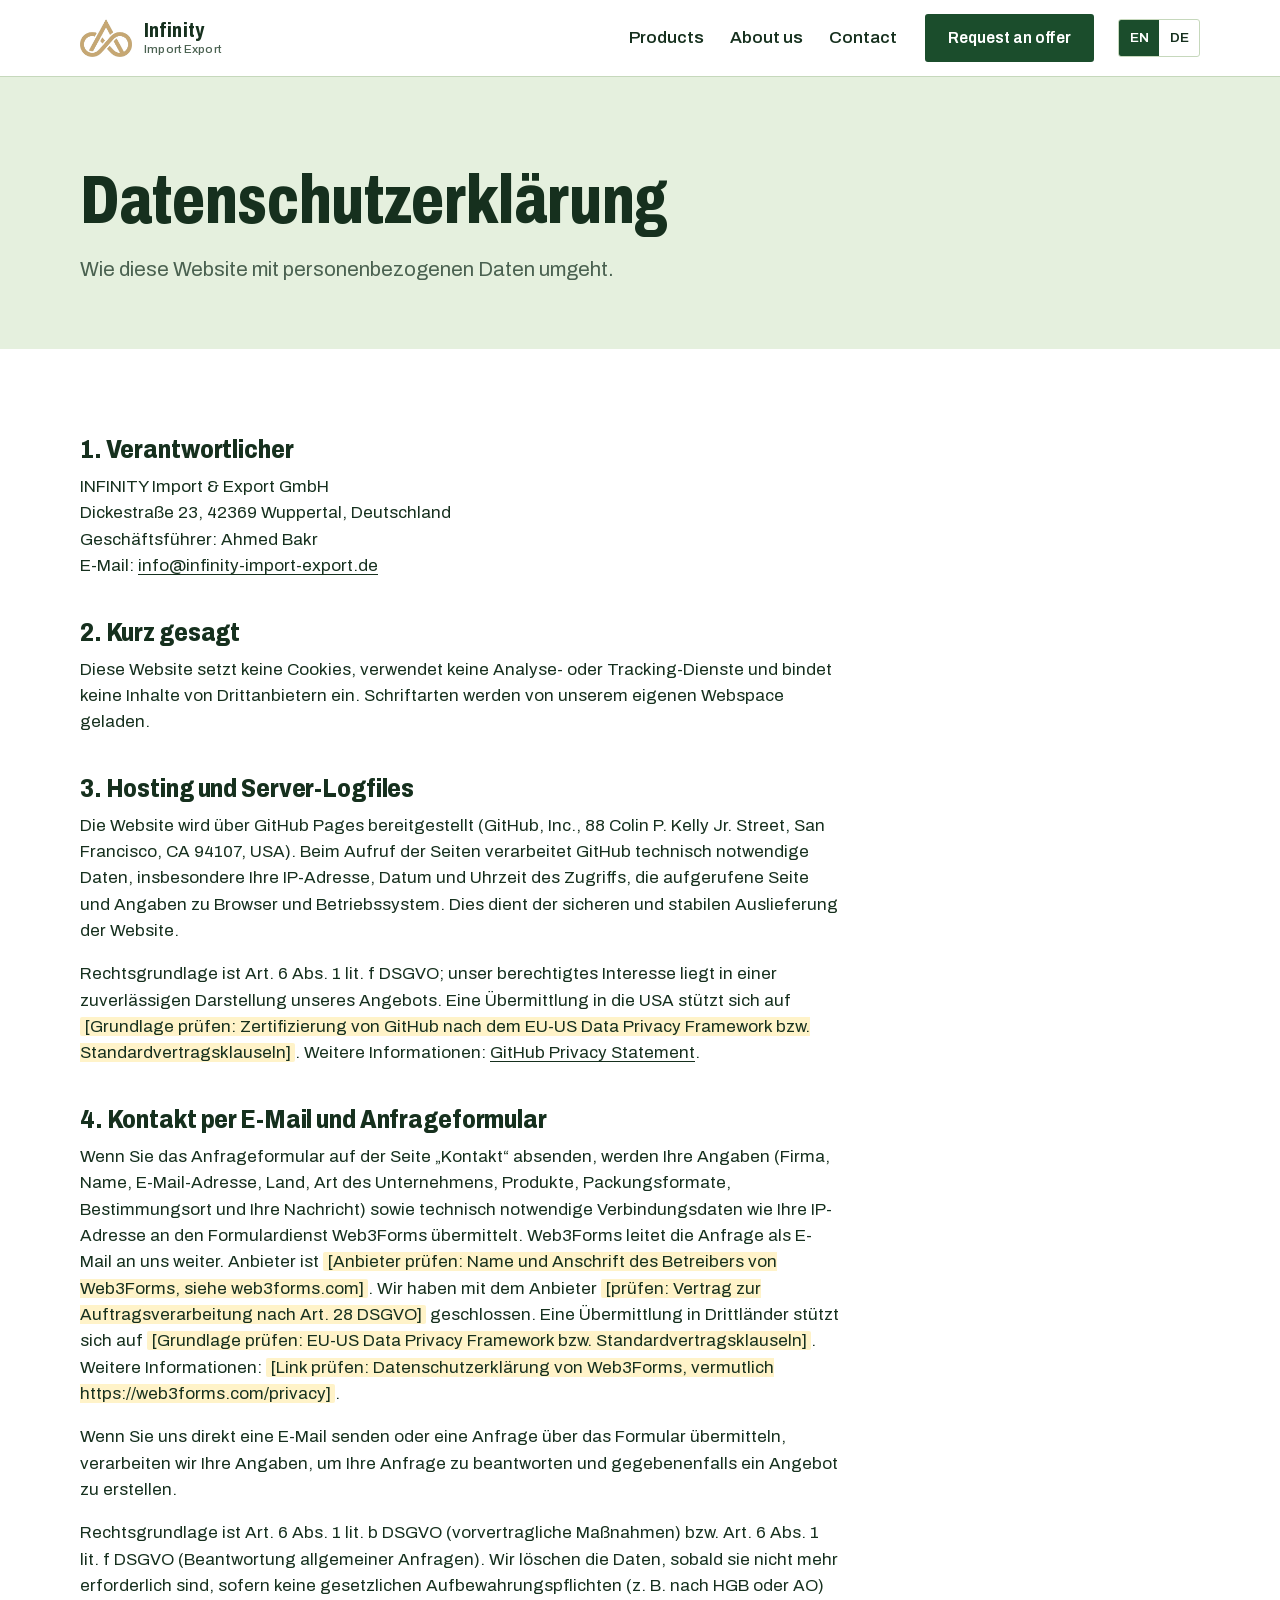
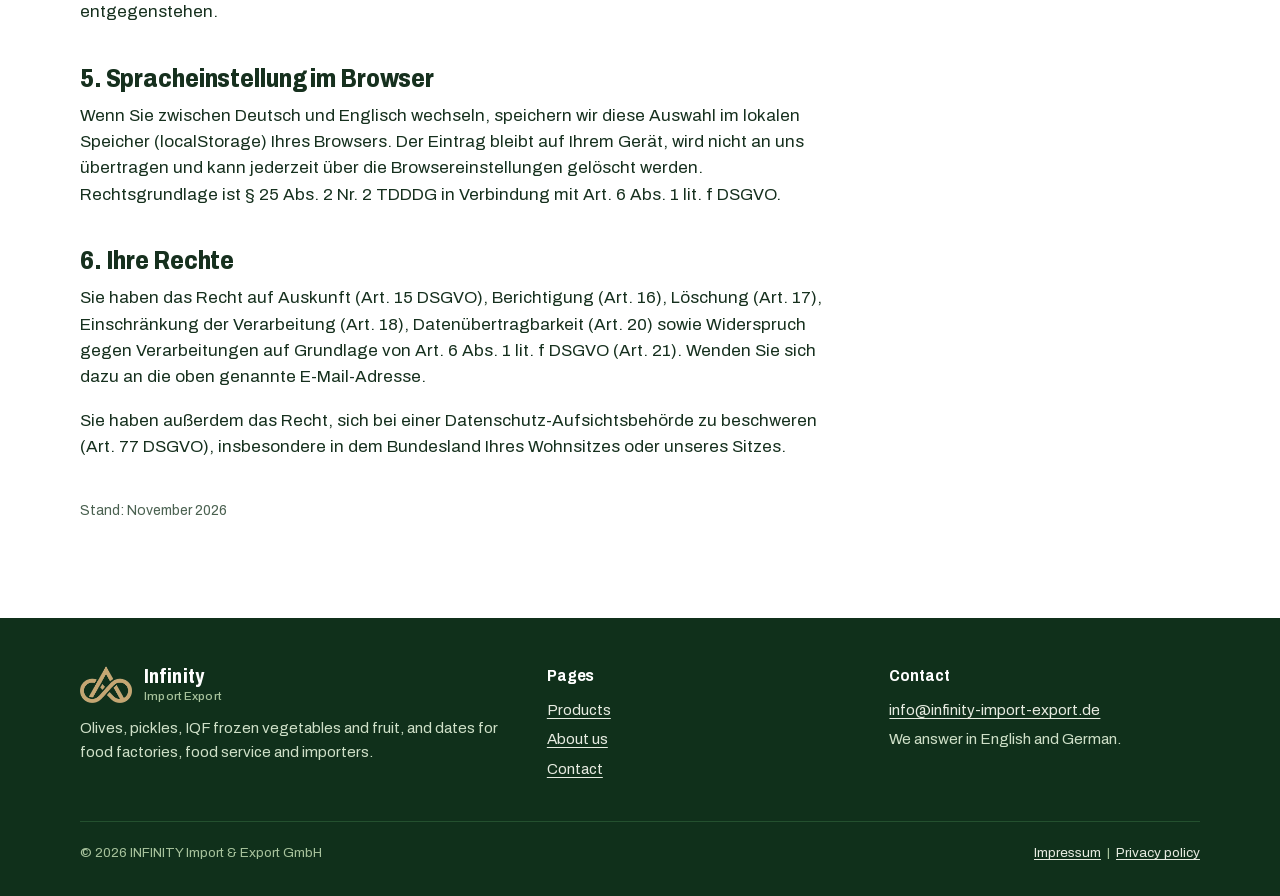
<file: datenschutz.html>
<!doctype html>
<html lang="en">
<head>
  <meta charset="utf-8">
  <meta name="viewport" content="width=device-width, initial-scale=1">
  <title data-i18n="legal.privacy.title">Datenschutzerklärung | Infinity Import Export</title>
  <meta name="robots" content="noindex">
  <meta name="description" content="Datenschutzerklärung von Infinity Import Export.">
  <link rel="icon" href="assets/img/icon-32.png" sizes="32x32">
  <link rel="apple-touch-icon" href="assets/img/icon-180.png">
  <link rel="preload" href="assets/fonts/archivo-latin-var.woff2" as="font" type="font/woff2" crossorigin>
  <link rel="stylesheet" href="assets/css/site.css?v=3">
  <script>(function(){var d=document.documentElement,l;d.classList.add('js');try{l=localStorage.getItem('lang')}catch(e){}if(!l)l=/^de/i.test(navigator.language||'')?'de':'en';d.lang=l;if(l==='de'){d.classList.add('i18n-pending');setTimeout(function(){d.classList.remove('i18n-pending')},1500)}})();</script>
</head>
<body>
<a class="skip" href="#main" data-i18n="skip">Skip to content</a>

<header class="site-header">
  <div class="wrap">
    <a class="brand" href="index.html">
      <img src="assets/img/logo.png" alt="" width="52" height="37">
      <span class="brand-name">Infinity<span>Import Export</span></span>
    </a>
    <div class="lang" role="group" aria-label="Language / Sprache">
      <button type="button" data-lang="en" aria-pressed="true">EN</button>
      <button type="button" data-lang="de" aria-pressed="false">DE</button>
    </div>
    <button class="nav-toggle" type="button" aria-expanded="false" aria-controls="nav">
      <svg viewBox="0 0 20 20" aria-hidden="true"><path d="M2 5h16M2 10h16M2 15h16" stroke="currentColor" stroke-width="2"/></svg>
      <span data-i18n="nav.menu">Menu</span>
    </button>
    <nav class="nav" id="nav" aria-label="Main">
      <ul class="nav-links">
        <li><a href="products.html" data-i18n="nav.products">Products</a></li>
        <li><a href="about.html" data-i18n="nav.about">About us</a></li>
        <li><a href="contact.html" data-i18n="nav.contact">Contact</a></li>
      </ul>
      <a class="btn btn-solid" href="contact.html" data-i18n="cta.offer">Request an offer</a>
    </nav>
  </div>
</header>

<main id="main">
  <section class="page-head">
    <div class="wrap">
      <h1>Datenschutzerklärung</h1>
      <p class="lead">Wie diese Website mit personenbezogenen Daten umgeht.</p>
    </div>
  </section>
  <div class="wrap legal">
    <h2>1. Verantwortlicher</h2>
    <address>
      INFINITY Import &amp; Export GmbH<br>
      Dickestraße 23, 42369 Wuppertal, Deutschland<br>
      Geschäftsführer: Ahmed Bakr<br>
      E-Mail: <a href="mailto:info@infinity-import-export.de">info@infinity-import-export.de</a>
    </address>

    <h2>2. Kurz gesagt</h2>
    <p>Diese Website setzt keine Cookies, verwendet keine Analyse- oder Tracking-Dienste und bindet keine Inhalte von Drittanbietern ein. Schriftarten werden von unserem eigenen Webspace geladen.</p>

    <h2>3. Hosting und Server-Logfiles</h2>
    <p>Die Website wird über GitHub Pages bereitgestellt (GitHub, Inc., 88 Colin P. Kelly Jr. Street, San Francisco, CA 94107, USA). Beim Aufruf der Seiten verarbeitet GitHub technisch notwendige Daten, insbesondere Ihre IP-Adresse, Datum und Uhrzeit des Zugriffs, die aufgerufene Seite und Angaben zu Browser und Betriebssystem. Dies dient der sicheren und stabilen Auslieferung der Website.</p>
    <p>Rechtsgrundlage ist Art. 6 Abs. 1 lit. f DSGVO; unser berechtigtes Interesse liegt in einer zuverlässigen Darstellung unseres Angebots. Eine Übermittlung in die USA stützt sich auf <span class="fill">[Grundlage prüfen: Zertifizierung von GitHub nach dem EU-US Data Privacy Framework bzw. Standardvertragsklauseln]</span>. Weitere Informationen: <a href="https://docs.github.com/en/site-policy/privacy-policies/github-general-privacy-statement">GitHub Privacy Statement</a>.</p>

    <h2>4. Kontakt per E-Mail und Anfrageformular</h2>
    <p>Wenn Sie das Anfrageformular auf der Seite „Kontakt“ absenden, werden Ihre Angaben (Firma, Name, E-Mail-Adresse, Land, Art des Unternehmens, Produkte, Packungsformate, Bestimmungsort und Ihre Nachricht) sowie technisch notwendige Verbindungsdaten wie Ihre IP-Adresse an den Formulardienst Web3Forms übermittelt. Web3Forms leitet die Anfrage als E-Mail an uns weiter. Anbieter ist <span class="fill">[Anbieter prüfen: Name und Anschrift des Betreibers von Web3Forms, siehe web3forms.com]</span>. Wir haben mit dem Anbieter <span class="fill">[prüfen: Vertrag zur Auftragsverarbeitung nach Art. 28 DSGVO]</span> geschlossen. Eine Übermittlung in Drittländer stützt sich auf <span class="fill">[Grundlage prüfen: EU-US Data Privacy Framework bzw. Standardvertragsklauseln]</span>. Weitere Informationen: <span class="fill">[Link prüfen: Datenschutzerklärung von Web3Forms, vermutlich https://web3forms.com/privacy]</span>.</p>
    <p>Wenn Sie uns direkt eine E-Mail senden oder eine Anfrage über das Formular übermitteln, verarbeiten wir Ihre Angaben, um Ihre Anfrage zu beantworten und gegebenenfalls ein Angebot zu erstellen.</p>
    <p>Rechtsgrundlage ist Art. 6 Abs. 1 lit. b DSGVO (vorvertragliche Maßnahmen) bzw. Art. 6 Abs. 1 lit. f DSGVO (Beantwortung allgemeiner Anfragen). Wir löschen die Daten, sobald sie nicht mehr erforderlich sind, sofern keine gesetzlichen Aufbewahrungspflichten (z. B. nach HGB oder AO) entgegenstehen.</p>

    <h2>5. Spracheinstellung im Browser</h2>
    <p>Wenn Sie zwischen Deutsch und Englisch wechseln, speichern wir diese Auswahl im lokalen Speicher (localStorage) Ihres Browsers. Der Eintrag bleibt auf Ihrem Gerät, wird nicht an uns übertragen und kann jederzeit über die Browsereinstellungen gelöscht werden. Rechtsgrundlage ist § 25 Abs. 2 Nr. 2 TDDDG in Verbindung mit Art. 6 Abs. 1 lit. f DSGVO.</p>

    <h2>6. Ihre Rechte</h2>
    <p>Sie haben das Recht auf Auskunft (Art. 15 DSGVO), Berichtigung (Art. 16), Löschung (Art. 17), Einschränkung der Verarbeitung (Art. 18), Datenübertragbarkeit (Art. 20) sowie Widerspruch gegen Verarbeitungen auf Grundlage von Art. 6 Abs. 1 lit. f DSGVO (Art. 21). Wenden Sie sich dazu an die oben genannte E-Mail-Adresse.</p>
    <p>Sie haben außerdem das Recht, sich bei einer Datenschutz-Aufsichtsbehörde zu beschweren (Art. 77 DSGVO), insbesondere in dem Bundesland Ihres Wohnsitzes oder unseres Sitzes.</p>

    <p class="small" style="margin-top:40px">Stand: November 2026</p>
  </div>
</main>

<footer class="site-footer">
  <div class="wrap">
    <div>
      <a class="brand" href="index.html" style="margin-bottom:14px">
        <img src="assets/img/logo.png" alt="" width="44" height="31">
        <span class="brand-name">Infinity<span>Import Export</span></span>
      </a>
      <p data-i18n="footer.p">Olives, pickles, IQF frozen vegetables and fruit, and dates for food factories, food service and importers.</p>
    </div>
    <div>
      <h2 data-i18n="footer.pages">Pages</h2>
      <ul>
        <li><a href="products.html" data-i18n="nav.products">Products</a></li>
        <li><a href="about.html" data-i18n="nav.about">About us</a></li>
        <li><a href="contact.html" data-i18n="nav.contact">Contact</a></li>
      </ul>
    </div>
    <div>
      <h2 data-i18n="nav.contact">Contact</h2>
      <ul>
        <li><a href="mailto:info@infinity-import-export.de">info@infinity-import-export.de</a></li>
        <li data-i18n="footer.langs">We answer in English and German.</li>
      </ul>
    </div>
    <div class="footer-base">
      <span>© 2026 INFINITY Import &amp; Export GmbH</span>
      <span><a href="impressum.html">Impressum</a> &nbsp;|&nbsp; <a href="datenschutz.html" data-i18n="footer.privacy">Privacy policy</a></span>
    </div>
  </div>
</footer>

<script src="assets/js/products.js?v=3"></script>
<script src="assets/js/i18n.js?v=3"></script>
<script src="assets/js/site.js?v=3"></script>
</body>
</html>
</file>
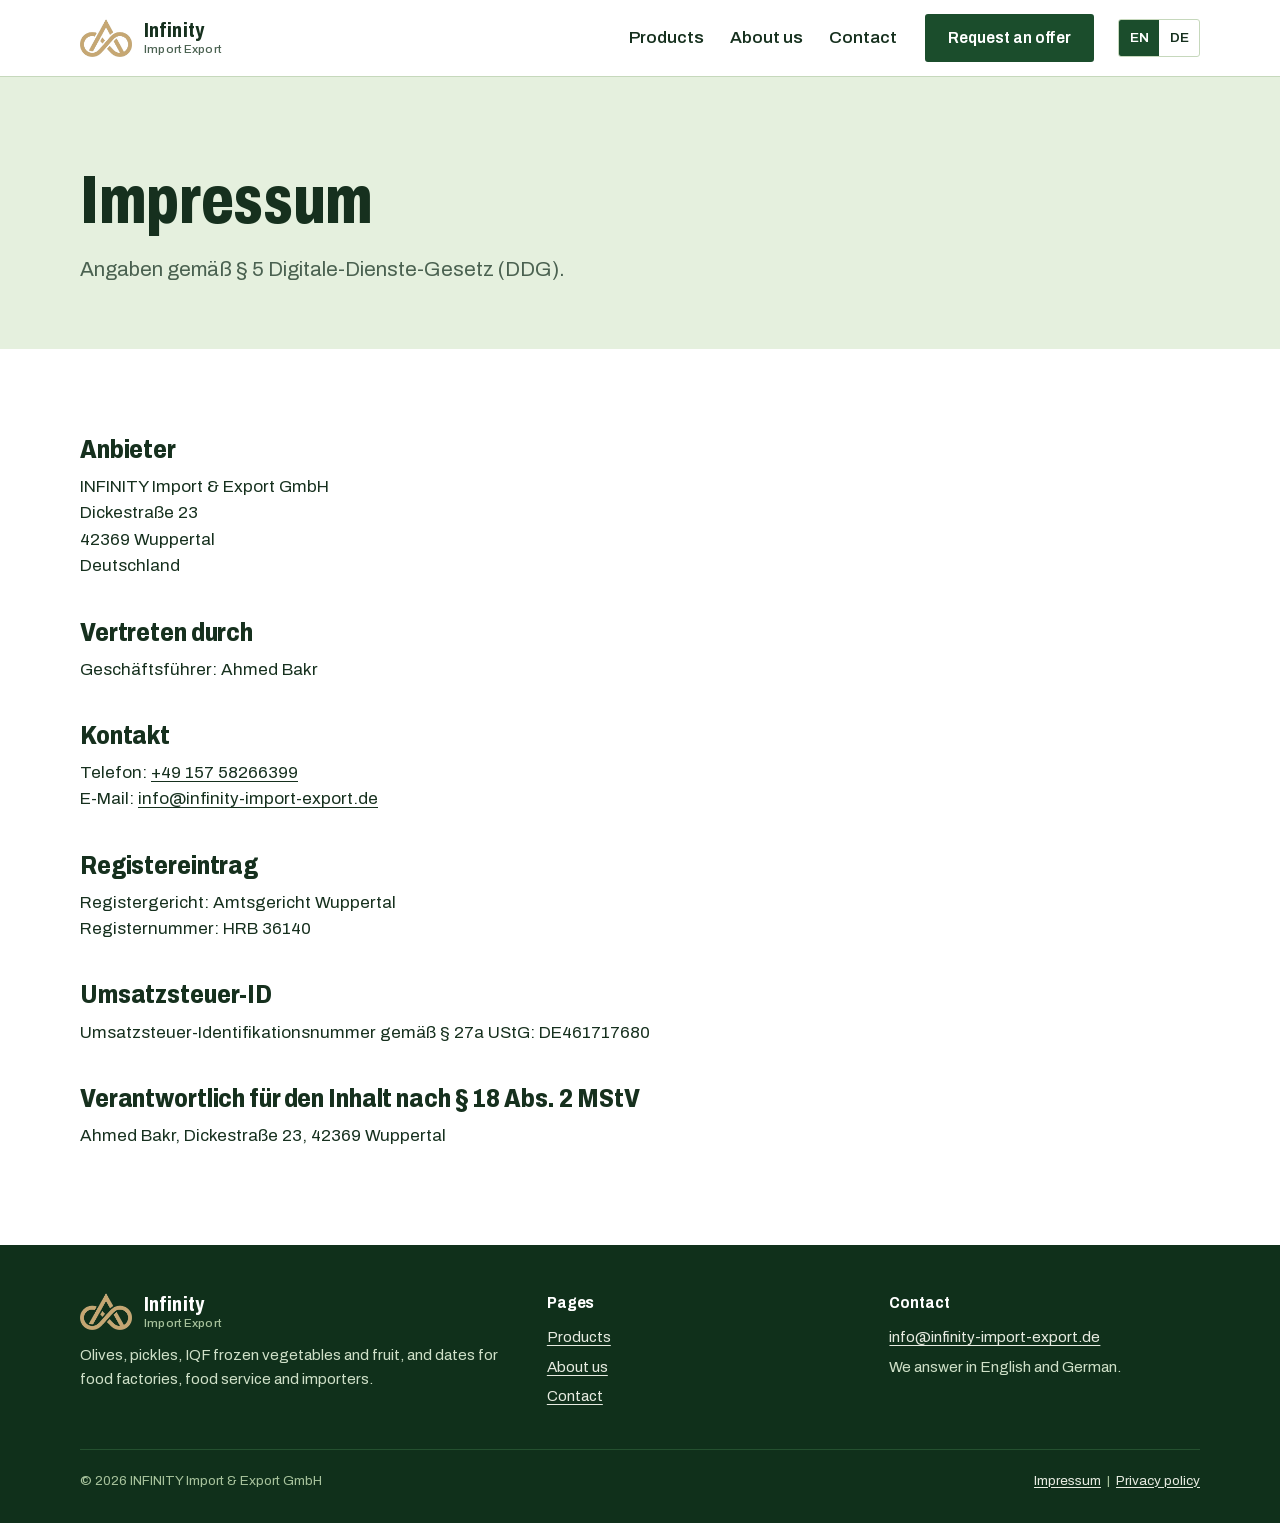
<file: impressum.html>
<!doctype html>
<html lang="en">
<head>
  <meta charset="utf-8">
  <meta name="viewport" content="width=device-width, initial-scale=1">
  <title data-i18n="legal.imprint.title">Impressum | Infinity Import Export</title>
  <meta name="robots" content="noindex">
  <meta name="description" content="Impressum von Infinity Import Export.">
  <link rel="icon" href="assets/img/icon-32.png" sizes="32x32">
  <link rel="apple-touch-icon" href="assets/img/icon-180.png">
  <link rel="preload" href="assets/fonts/archivo-latin-var.woff2" as="font" type="font/woff2" crossorigin>
  <link rel="stylesheet" href="assets/css/site.css?v=3">
  <script>(function(){var d=document.documentElement,l;d.classList.add('js');try{l=localStorage.getItem('lang')}catch(e){}if(!l)l=/^de/i.test(navigator.language||'')?'de':'en';d.lang=l;if(l==='de'){d.classList.add('i18n-pending');setTimeout(function(){d.classList.remove('i18n-pending')},1500)}})();</script>
</head>
<body>
<a class="skip" href="#main" data-i18n="skip">Skip to content</a>

<header class="site-header">
  <div class="wrap">
    <a class="brand" href="index.html">
      <img src="assets/img/logo.png" alt="" width="52" height="37">
      <span class="brand-name">Infinity<span>Import Export</span></span>
    </a>
    <div class="lang" role="group" aria-label="Language / Sprache">
      <button type="button" data-lang="en" aria-pressed="true">EN</button>
      <button type="button" data-lang="de" aria-pressed="false">DE</button>
    </div>
    <button class="nav-toggle" type="button" aria-expanded="false" aria-controls="nav">
      <svg viewBox="0 0 20 20" aria-hidden="true"><path d="M2 5h16M2 10h16M2 15h16" stroke="currentColor" stroke-width="2"/></svg>
      <span data-i18n="nav.menu">Menu</span>
    </button>
    <nav class="nav" id="nav" aria-label="Main">
      <ul class="nav-links">
        <li><a href="products.html" data-i18n="nav.products">Products</a></li>
        <li><a href="about.html" data-i18n="nav.about">About us</a></li>
        <li><a href="contact.html" data-i18n="nav.contact">Contact</a></li>
      </ul>
      <a class="btn btn-solid" href="contact.html" data-i18n="cta.offer">Request an offer</a>
    </nav>
  </div>
</header>

<main id="main">
  <section class="page-head">
    <div class="wrap">
      <h1>Impressum</h1>
      <p class="lead">Angaben gemäß § 5 Digitale-Dienste-Gesetz (DDG).</p>
    </div>
  </section>
  <div class="wrap legal">
    <h2>Anbieter</h2>
    <address>
      INFINITY Import &amp; Export GmbH<br>
      Dickestraße 23<br>
      42369 Wuppertal<br>
      Deutschland
    </address>
    <h2>Vertreten durch</h2>
    <p>Geschäftsführer: Ahmed Bakr</p>
    <h2>Kontakt</h2>
    <p>Telefon: <a href="tel:+4915758266399">+49 157 58266399</a><br>
      E-Mail: <a href="mailto:info@infinity-import-export.de">info@infinity-import-export.de</a></p>
    <h2>Registereintrag</h2>
    <p>Registergericht: Amtsgericht Wuppertal<br>
      Registernummer: HRB 36140</p>
    <h2>Umsatzsteuer-ID</h2>
    <p>Umsatzsteuer-Identifikationsnummer gemäß § 27a UStG: DE461717680</p>
    <h2>Verantwortlich für den Inhalt nach § 18 Abs. 2 MStV</h2>
    <p>Ahmed Bakr, Dickestraße 23, 42369 Wuppertal</p>
  </div>
</main>

<footer class="site-footer">
  <div class="wrap">
    <div>
      <a class="brand" href="index.html" style="margin-bottom:14px">
        <img src="assets/img/logo.png" alt="" width="44" height="31">
        <span class="brand-name">Infinity<span>Import Export</span></span>
      </a>
      <p data-i18n="footer.p">Olives, pickles, IQF frozen vegetables and fruit, and dates for food factories, food service and importers.</p>
    </div>
    <div>
      <h2 data-i18n="footer.pages">Pages</h2>
      <ul>
        <li><a href="products.html" data-i18n="nav.products">Products</a></li>
        <li><a href="about.html" data-i18n="nav.about">About us</a></li>
        <li><a href="contact.html" data-i18n="nav.contact">Contact</a></li>
      </ul>
    </div>
    <div>
      <h2 data-i18n="nav.contact">Contact</h2>
      <ul>
        <li><a href="mailto:info@infinity-import-export.de">info@infinity-import-export.de</a></li>
        <li data-i18n="footer.langs">We answer in English and German.</li>
      </ul>
    </div>
    <div class="footer-base">
      <span>© 2026 INFINITY Import &amp; Export GmbH</span>
      <span><a href="impressum.html">Impressum</a> &nbsp;|&nbsp; <a href="datenschutz.html" data-i18n="footer.privacy">Privacy policy</a></span>
    </div>
  </div>
</footer>

<script src="assets/js/products.js?v=3"></script>
<script src="assets/js/i18n.js?v=3"></script>
<script src="assets/js/site.js?v=3"></script>
</body>
</html>
</file>
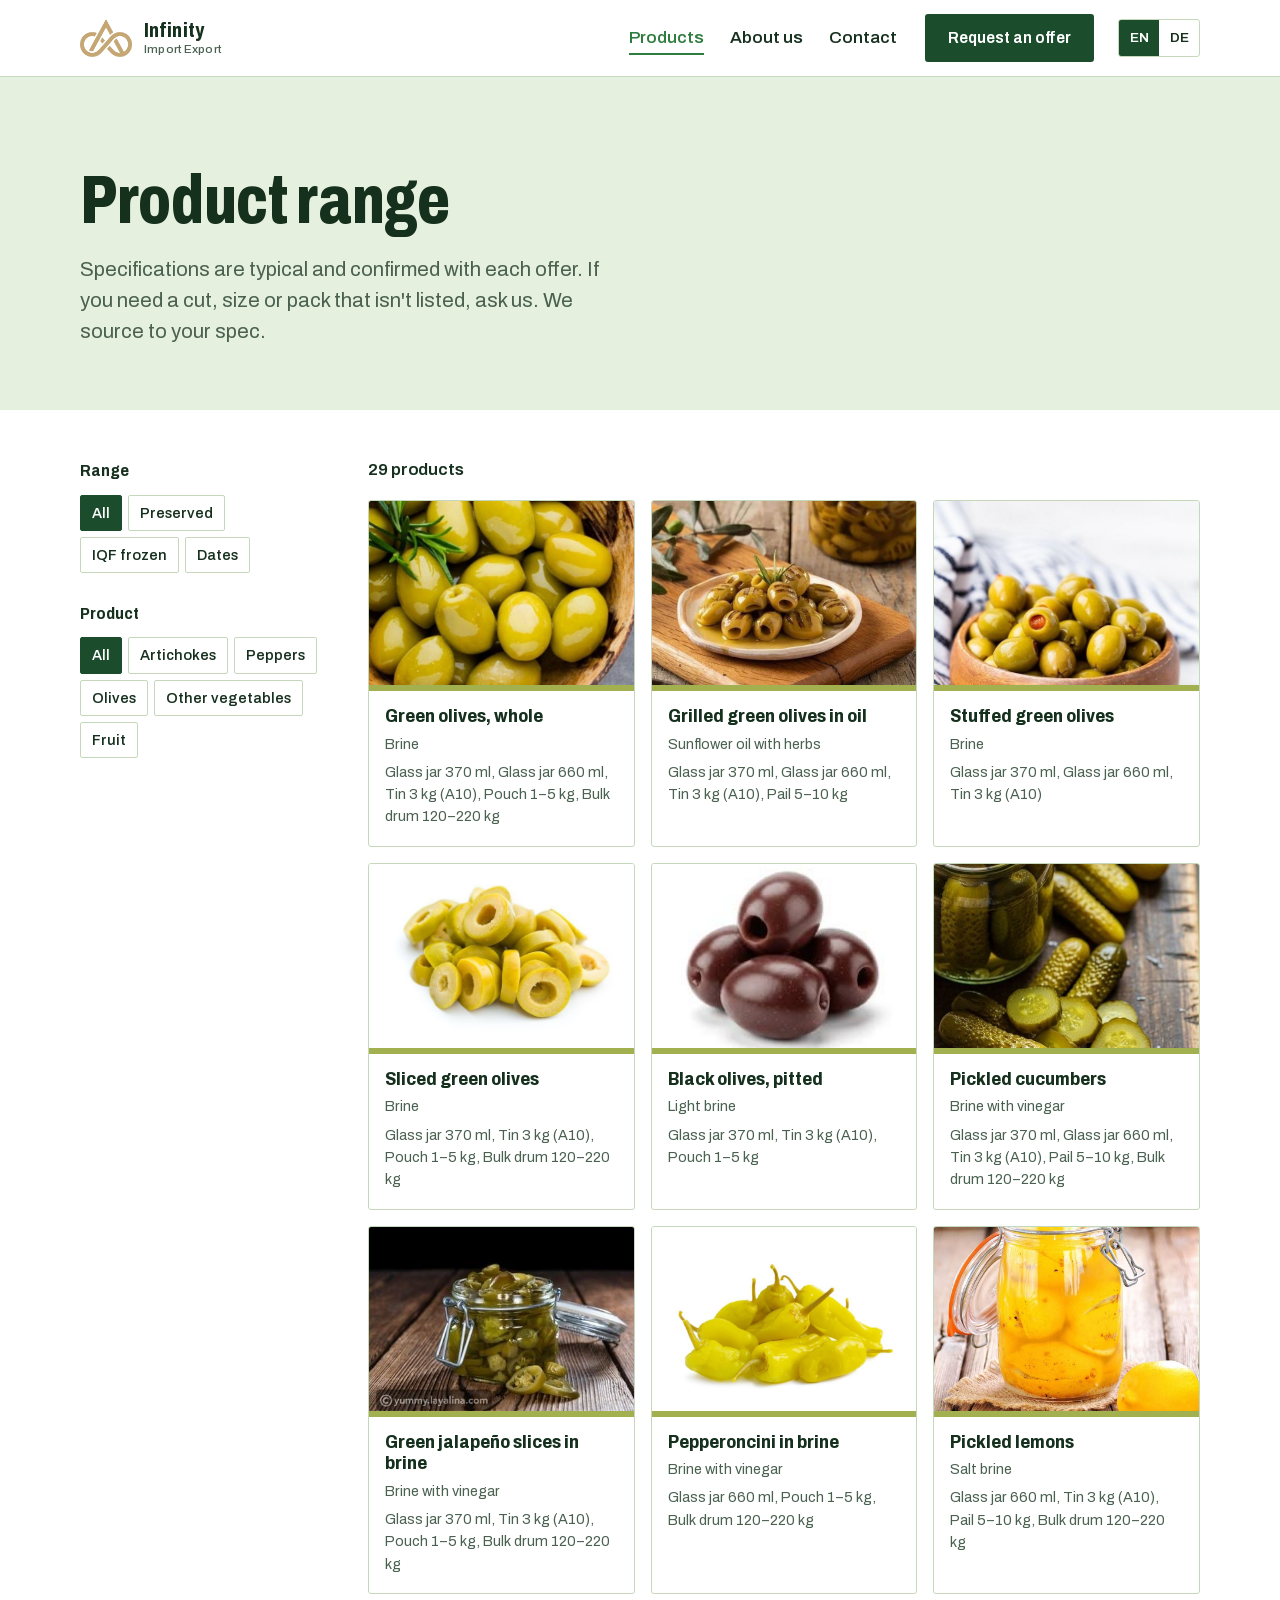
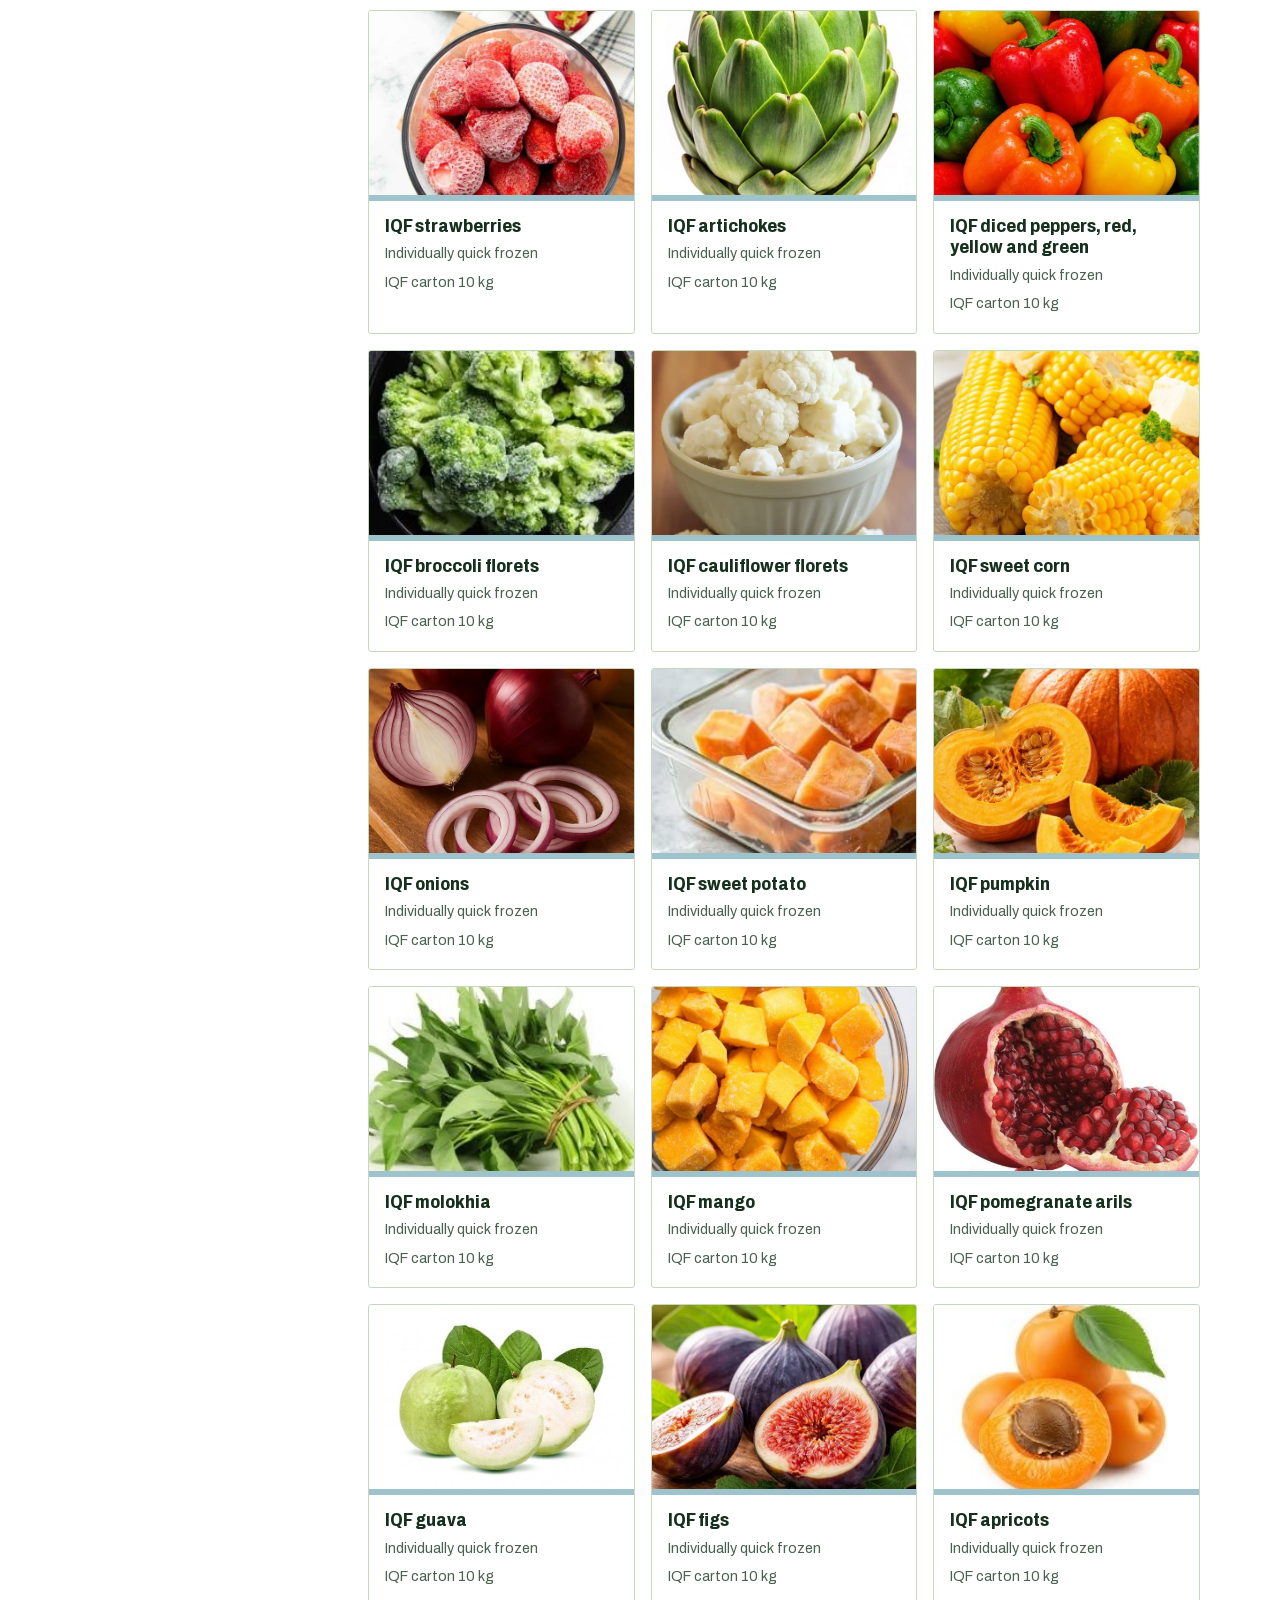
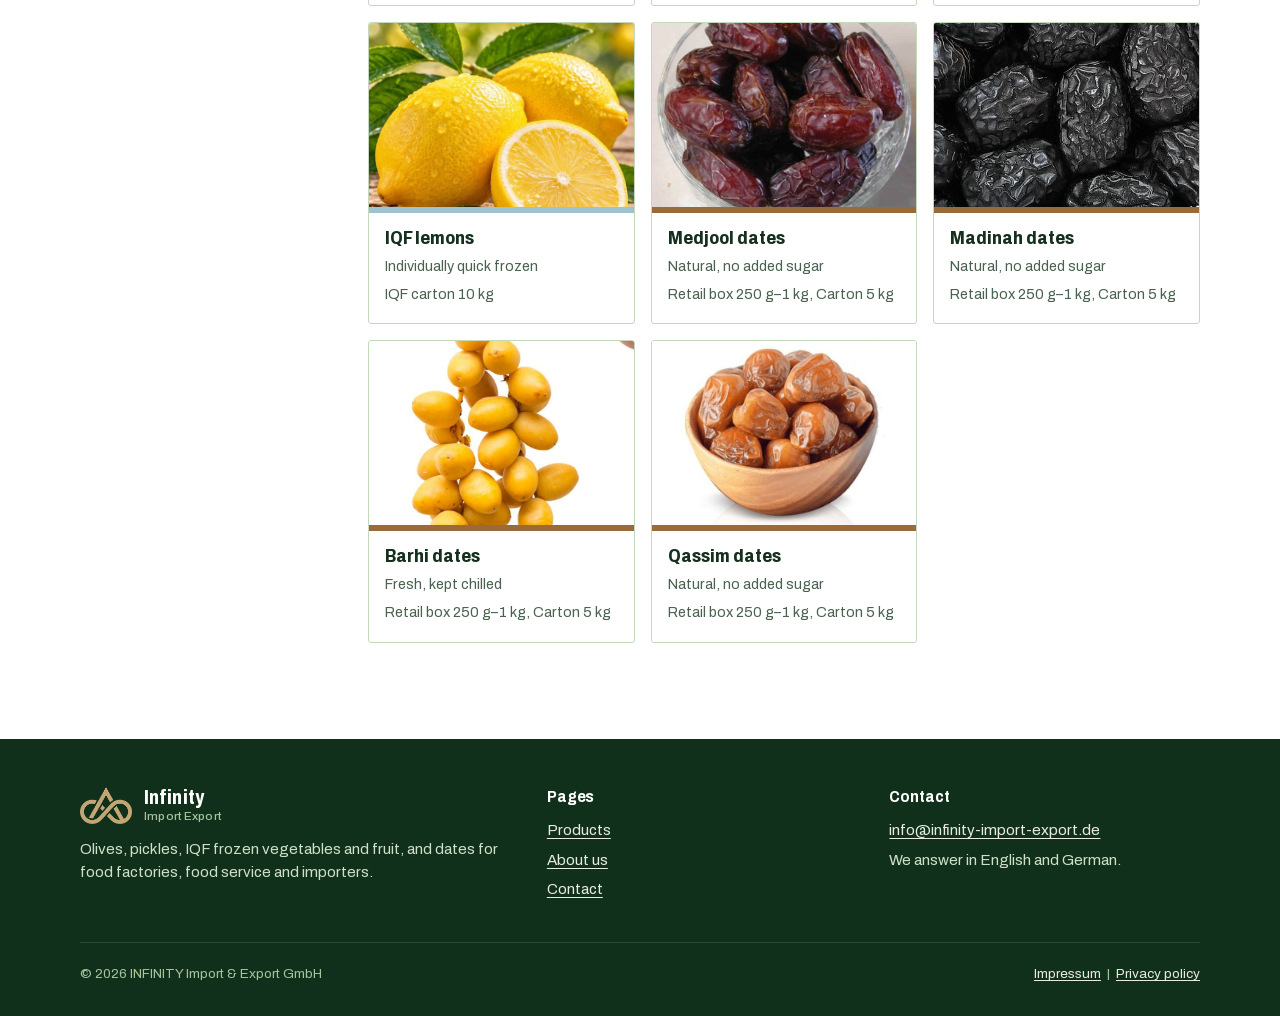
<file: products.html>
<!doctype html>
<html lang="en">
<head>
  <meta charset="utf-8">
  <meta name="viewport" content="width=device-width, initial-scale=1">
  <title data-i18n="products.title">Products | Infinity Import Export</title>
  <meta name="description" content="Olives, pickled cucumbers, peppers, pickled lemons, IQF frozen vegetables and fruit, and dates, with pack formats and typical specifications." data-i18n-attr="content:products.desc">
  <link rel="icon" href="assets/img/icon-32.png" sizes="32x32">
  <link rel="apple-touch-icon" href="assets/img/icon-180.png">
  <link rel="preload" href="assets/fonts/archivo-latin-var.woff2" as="font" type="font/woff2" crossorigin>
  <link rel="stylesheet" href="assets/css/site.css?v=3">
  <script>(function(){var d=document.documentElement,l;d.classList.add('js');try{l=localStorage.getItem('lang')}catch(e){}if(!l)l=/^de/i.test(navigator.language||'')?'de':'en';d.lang=l;if(l==='de'){d.classList.add('i18n-pending');setTimeout(function(){d.classList.remove('i18n-pending')},1500)}})();</script>
</head>
<body>
<a class="skip" href="#main" data-i18n="skip">Skip to content</a>

<header class="site-header">
  <div class="wrap">
    <a class="brand" href="index.html">
      <img src="assets/img/logo.png" alt="" width="52" height="37">
      <span class="brand-name">Infinity<span>Import Export</span></span>
    </a>
    <div class="lang" role="group" aria-label="Language / Sprache">
      <button type="button" data-lang="en" aria-pressed="true">EN</button>
      <button type="button" data-lang="de" aria-pressed="false">DE</button>
    </div>
    <button class="nav-toggle" type="button" aria-expanded="false" aria-controls="nav">
      <svg viewBox="0 0 20 20" aria-hidden="true"><path d="M2 5h16M2 10h16M2 15h16" stroke="currentColor" stroke-width="2"/></svg>
      <span data-i18n="nav.menu">Menu</span>
    </button>
    <nav class="nav" id="nav" aria-label="Main">
      <ul class="nav-links">
        <li><a href="products.html" aria-current="page" data-i18n="nav.products">Products</a></li>
        <li><a href="about.html" data-i18n="nav.about">About us</a></li>
        <li><a href="contact.html" data-i18n="nav.contact">Contact</a></li>
      </ul>
      <a class="btn btn-solid" href="contact.html" data-i18n="cta.offer">Request an offer</a>
    </nav>
  </div>
</header>

<main id="main">
  <section class="page-head">
    <div class="wrap">
      <h1 data-i18n="products.h1">Product range</h1>
      <p class="lead" data-i18n="products.lead">Specifications are typical and confirmed with each offer. If you need a cut, size or pack that isn't listed, ask us. We source to your spec.</p>
    </div>
  </section>

  <div class="wrap catalogue">
    <aside class="filters" aria-label="Filters" data-i18n-attr="aria-label:filters.label">
      <fieldset>
        <legend data-i18n="filters.range">Range</legend>
        <div class="chips" data-filter="range">
          <button type="button" class="chip" data-value="all" aria-pressed="true" data-i18n="filters.all">All</button>
          <button type="button" class="chip" data-value="preserved" aria-pressed="false" data-i18n="range.preserved">Preserved</button>
          <button type="button" class="chip" data-value="iqf" aria-pressed="false" data-i18n="range.iqf">IQF frozen</button>
          <button type="button" class="chip" data-value="dates" aria-pressed="false" data-i18n="range.dates">Dates</button>
        </div>
      </fieldset>
      <fieldset>
        <legend data-i18n="filters.type">Product</legend>
        <div class="chips" data-filter="type">
          <button type="button" class="chip" data-value="all" aria-pressed="true" data-i18n="filters.all">All</button>
          <button type="button" class="chip" data-value="artichokes" aria-pressed="false" data-i18n="type.artichokes">Artichokes</button>
          <button type="button" class="chip" data-value="peppers" aria-pressed="false" data-i18n="type.peppers">Peppers</button>
          <button type="button" class="chip" data-value="olives" aria-pressed="false" data-i18n="type.olives">Olives</button>
          <button type="button" class="chip" data-value="vegetables" aria-pressed="false" data-i18n="type.vegetables">Other vegetables</button>
          <button type="button" class="chip" data-value="fruit" aria-pressed="false" data-i18n="type.fruit">Fruit</button>
        </div>
      </fieldset>
    </aside>

    <section aria-labelledby="results">
      <div class="result-bar">
        <h2 class="result-count" id="results" aria-live="polite" style="font-size:1.05rem;font-stretch:100%;font-weight:600;line-height:1.4">22 products</h2>
        <button type="button" class="reset" hidden data-i18n="filters.reset">Clear filters</button>
      </div>
      <ul class="grid" id="grid"></ul>
      <div class="empty" id="empty" hidden>
        <p data-i18n="products.empty">No product matches these filters. Clear a filter, or send us your spec and we'll look for a producer.</p>
        <div class="btn-row">
          <button type="button" class="btn reset-inline" data-i18n="filters.reset">Clear filters</button>
          <a class="btn btn-solid" href="contact.html" data-i18n="cta.offer">Request an offer</a>
        </div>
      </div>
    </section>
  </div>

  <dialog class="quick" id="quick" aria-labelledby="quick-title">
    <button type="button" class="close" data-close aria-label="Close" data-i18n-attr="aria-label:close">
      <svg viewBox="0 0 18 18" aria-hidden="true"><path d="M2 2l14 14M16 2L2 16" stroke="currentColor" stroke-width="2"/></svg>
    </button>
    <div class="quick-art" data-q="art"></div>
    <div class="quick-body">
      <div>
        <span class="tag" data-q="range"></span>
        <h2 id="quick-title" data-q="name" style="margin-top:10px"></h2>
      </div>
      <dl class="specs">
        <dt data-i18n="spec.cut">Cut / grade</dt><dd data-q="cut"></dd>
        <dt data-i18n="spec.medium">Preparation</dt><dd data-q="medium"></dd>
        <dt data-i18n="spec.packs">Pack formats</dt><dd data-q="packs"></dd>
        <dt data-i18n="spec.shelf">Shelf life</dt><dd data-q="shelf"></dd>
      </dl>
      <p class="small" data-i18n="spec.note">Typical specification. Exact values, pack sizes and labelling are confirmed with each offer.</p>
      <div class="btn-row">
        <a class="btn btn-solid" data-q="ask" href="contact.html" data-i18n="spec.ask">Ask for an offer on this product</a>
        <button type="button" class="btn" data-close data-i18n="close">Close</button>
      </div>
    </div>
  </dialog>
</main>

<footer class="site-footer">
  <div class="wrap">
    <div>
      <a class="brand" href="index.html" style="margin-bottom:14px">
        <img src="assets/img/logo.png" alt="" width="44" height="31">
        <span class="brand-name">Infinity<span>Import Export</span></span>
      </a>
      <p data-i18n="footer.p">Olives, pickles, IQF frozen vegetables and fruit, and dates for food factories, food service and importers.</p>
    </div>
    <div>
      <h2 data-i18n="footer.pages">Pages</h2>
      <ul>
        <li><a href="products.html" data-i18n="nav.products">Products</a></li>
        <li><a href="about.html" data-i18n="nav.about">About us</a></li>
        <li><a href="contact.html" data-i18n="nav.contact">Contact</a></li>
      </ul>
    </div>
    <div>
      <h2 data-i18n="nav.contact">Contact</h2>
      <ul>
        <li><a href="mailto:info@infinity-import-export.de">info@infinity-import-export.de</a></li>
        <li data-i18n="footer.langs">We answer in English and German.</li>
      </ul>
    </div>
    <div class="footer-base">
      <span>© 2026 INFINITY Import &amp; Export GmbH</span>
      <span><a href="impressum.html">Impressum</a> &nbsp;|&nbsp; <a href="datenschutz.html" data-i18n="footer.privacy">Privacy policy</a></span>
    </div>
  </div>
</footer>

<script src="assets/js/products.js?v=4"></script>
<script src="assets/js/i18n.js?v=3"></script>
<script src="assets/js/site.js?v=3"></script>
</body>
</html>
</file>
<file: assets/css/site.css>
/* Infinity Import Export — site styles
   Colour encodes the product range everywhere:
   gold = preserved in oil / brine, frost = IQF frozen. */

@font-face {
  font-family: "Archivo";
  src: url("../fonts/archivo-latin-var.woff2") format("woff2");
  font-weight: 100 900;
  font-stretch: 62% 125%;
  font-style: normal;
  font-display: swap;
}

:root {
  /* brand greens */
  --brine: #1B4D2C;      /* deep green: text, buttons, dark bands */
  --brine-2: #236238;    /* hover of deep green */
  --green: #2E7D3E;      /* fresh green: active states, links */
  --leaf: #3F8F3A;
  --sage: #E5F0DE;       /* light green background bands */
  --sage-2: #D2E4C6;
  --paper: #FFFFFF;
  --line: #C6D8BC;
  --ink: #16301E;
  --muted: #4A6150;
  --gold: #C7A872;
  --gold-ink: #7A5C26;
  --gold-tint: #F3ECDD;
  /* preserved range = olive-oil green, IQF range = frost */
  --olive: #A3B04F;
  --olive-tint: #EEF2DF;
  --olive-ink: #4F5A18;
  --date: #9A6A3A;       /* dates range */
  --date-tint: #F5EEE6;
  --date-ink: #6A4521;
  --pk-band: #A6CF84;    /* label colour on the pack drawings */
  --pk-veg: #5F7230;     /* contents colour on the pack drawings */
  --frost: #D9E8EC;
  --frost-ink: #2F5C69;
  --frost-tint: #EAF2F4;

  --font: "Archivo", "Helvetica Neue", Arial, sans-serif;
  --wrap: 1200px;
  --gutter: clamp(16px, 4vw, 40px);
  --radius: 3px;
}

*, *::before, *::after { box-sizing: border-box; }

html { -webkit-text-size-adjust: 100%; scroll-behavior: smooth; }
html.i18n-pending body { visibility: hidden; }

body {
  margin: 0;
  background: var(--paper);
  color: var(--ink);
  font-family: var(--font);
  font-size: 17px;
  line-height: 1.55;
  font-stretch: 100%;
  font-weight: 400;
  -webkit-font-smoothing: antialiased;
}

img, svg { display: block; max-width: 100%; }
a { color: inherit; text-underline-offset: .18em; text-decoration-thickness: 1px; }
a:hover { text-decoration-thickness: 2px; }
p { margin: 0 0 1em; max-width: 64ch; }
p:last-child { margin-bottom: 0; }
ul, ol { margin: 0; padding: 0; }
button { font: inherit; color: inherit; }

:focus-visible { outline: 3px solid var(--green); outline-offset: 3px; border-radius: 2px; }

h1, h2, h3, h4 {
  margin: 0;
  font-weight: 800;
  font-stretch: 72%;
  line-height: .98;
  letter-spacing: -.005em;
  text-wrap: balance;
}
h1 { font-size: clamp(2.6rem, 6.4vw, 5.4rem); }
h2 { font-size: clamp(2rem, 4.2vw, 3.4rem); }
h3 { font-size: clamp(1.35rem, 2vw, 1.7rem); line-height: 1.05; }
h4 { font-size: 1.15rem; font-stretch: 85%; line-height: 1.15; }

.wrap { max-width: var(--wrap); margin-inline: auto; padding-inline: var(--gutter); }
.lead { font-size: clamp(1.1rem, 1.6vw, 1.3rem); line-height: 1.5; color: var(--muted); max-width: 46ch; }
.small { font-size: .875rem; color: var(--muted); }
.visually-hidden {
  position: absolute !important; width: 1px; height: 1px; overflow: hidden;
  clip: rect(0 0 0 0); white-space: nowrap;
}
.skip { position: absolute; left: 12px; top: -60px; background: var(--brine); color: #fff; padding: 10px 14px; z-index: 50; }
.skip:focus { top: 12px; }

/* Buttons ------------------------------------------------------------- */
.btn {
  display: inline-flex; align-items: center; justify-content: center; gap: .5em;
  min-height: 48px; padding: .7em 1.3em;
  border: 2px solid var(--brine); border-radius: var(--radius);
  background: transparent; color: var(--brine);
  font-weight: 650; font-stretch: 90%; font-size: 1rem; line-height: 1.1;
  text-decoration: none; cursor: pointer;
  transition: background-color .15s, color .15s;
}
.btn:hover { background: var(--brine); color: #fff; }
.btn-solid { background: var(--brine); color: #fff; }
.btn-solid:hover { background: var(--brine-2); border-color: var(--brine-2); }
.btn-gold { background: var(--gold); border-color: var(--gold); color: var(--brine); }
.btn-gold:hover { background: #D6BC8E; border-color: #D6BC8E; color: var(--brine); }
.btn-row { display: flex; flex-wrap: wrap; gap: 12px; }

/* Header -------------------------------------------------------------- */
.site-header { border-bottom: 1px solid var(--line); background: var(--paper); position: relative; z-index: 20; }
.site-header .wrap { display: flex; align-items: center; gap: 24px; min-height: 76px; }
.brand { display: flex; align-items: center; gap: 12px; text-decoration: none; margin-right: auto; }
.brand img { width: 52px; height: auto; }
.brand-name { font-weight: 750; font-stretch: 78%; font-size: 1.28rem; line-height: 1; letter-spacing: .005em; }
.brand-name span { display: block; font-weight: 500; font-stretch: 100%; font-size: .74rem; color: var(--muted); letter-spacing: .02em; margin-top: 4px; }

.nav { display: flex; align-items: center; gap: 28px; }
.nav-links { display: flex; gap: 26px; list-style: none; }
.nav-links a { text-decoration: none; font-weight: 550; padding: 6px 0; border-bottom: 2px solid transparent; }
.nav-links a:hover { border-bottom-color: var(--line); }
.nav-links a[aria-current="page"] { border-bottom-color: var(--green); color: var(--green); }

.lang { display: inline-flex; border: 1px solid var(--line); border-radius: var(--radius); overflow: hidden; order: 3; }
.lang button {
  border: 0; background: transparent; cursor: pointer;
  padding: 7px 10px; min-width: 40px; font-size: .85rem; font-weight: 600;
}
.lang button[aria-pressed="true"] { background: var(--brine); color: #fff; }

.nav-toggle { display: none; }

@media (max-width: 860px) {
  .nav-toggle {
    display: inline-flex; align-items: center; gap: 8px; min-height: 44px;
    border: 1px solid var(--line); border-radius: var(--radius); background: var(--paper);
    padding: 0 12px; font-weight: 600; cursor: pointer;
  }
  .nav-toggle svg { width: 18px; height: 18px; }
  .nav {
    position: absolute; left: 0; right: 0; top: 100%;
    flex-direction: column; align-items: stretch; gap: 0;
    background: var(--paper); border-bottom: 1px solid var(--line);
    padding: 8px var(--gutter) 20px;
    display: none;
  }
  .nav.open { display: flex; }
  .nav-links { flex-direction: column; gap: 0; }
  .nav-links a { display: block; padding: 14px 0; border-bottom: 1px solid var(--sage-2); }
  .nav-links a[aria-current="page"] { border-bottom-color: var(--sage-2); box-shadow: inset 4px 0 0 var(--green); padding-left: 12px; }
  .nav .btn { margin-top: 16px; }
  .site-header .wrap { gap: 10px; }
  .lang { order: 0; }
  .lang button { min-height: 42px; }
}

/* Hero --------------------------------------------------------------- */
.hero { background: var(--sage); padding-block: clamp(40px, 7vw, 88px) clamp(48px, 7vw, 88px); }
.hero-text { display: grid; grid-template-columns: minmax(0, 1.35fr) minmax(0, 1fr); gap: 32px 56px; align-items: end; }
.hero h1 { max-width: 15ch; }
.hero .lead { margin-bottom: 24px; }

@media (max-width: 860px) {
  .hero-text { grid-template-columns: 1fr; }
}
@media (prefers-reduced-motion: reduce) {
  html { scroll-behavior: auto; }
  *, *::before, *::after { transition: none !important; animation: none !important; }
}

/* Range tags (product cards, quick view) */
.tag { display: inline-block; font-size: .85rem; font-weight: 600; line-height: 1.4; padding: 3px 9px; border-radius: 2px; }
.tag-preserved { background: var(--olive-tint); color: var(--olive-ink); box-shadow: inset 0 0 0 1px #D5DCB4; }
.tag-iqf { background: var(--frost-tint); color: var(--frost-ink); box-shadow: inset 0 0 0 1px #C5DCE2; }
.tag-dates { background: var(--date-tint); color: var(--date-ink); box-shadow: inset 0 0 0 1px #E3D3C1; }

/* Sections ------------------------------------------------------------ */
.section { padding-block: clamp(64px, 9vw, 120px); }
.section-head { display: grid; grid-template-columns: minmax(0, 1fr) minmax(0, 1fr); gap: 20px 56px; align-items: end; margin-bottom: clamp(32px, 5vw, 56px); }
.section-head p { color: var(--muted); }
@media (max-width: 760px) { .section-head { grid-template-columns: 1fr; } }

/* Two ranges */
.ranges { display: grid; grid-template-columns: repeat(3, minmax(0, 1fr)); gap: 0; }
.range { padding: clamp(24px, 3vw, 40px); display: flex; flex-direction: column; gap: 18px; min-height: 420px; }
.range-preserved { background: var(--olive-tint); border-top: 10px solid var(--olive); }
.range-iqf { background: var(--frost-tint); border-top: 10px solid #9EC3CD; }
.range h3 { font-size: clamp(1.7rem, 2.6vw, 2.3rem); }
.range-dates { background: var(--date-tint); border-top: 10px solid var(--date); }
.range-photos { display: grid; grid-template-columns: repeat(2, minmax(0, 1fr)); gap: 8px; margin-top: auto; padding-top: 12px; list-style: none; }
.range-photos img { display: block; width: 100%; height: auto; aspect-ratio: 1 / 1; object-fit: cover; border-radius: 2px; }
.range .more { font-weight: 650; }
.range-list { list-style: none; display: flex; flex-wrap: wrap; gap: 6px 8px; }
.range-list li { font-size: .92rem; padding: 2px 9px; border-radius: 2px; background: rgba(255,255,255,.7); }
@media (max-width: 960px) { .ranges { grid-template-columns: 1fr; } .range { min-height: 0; } .range-photos { grid-template-columns: repeat(4, minmax(0, 1fr)); } }

/* Buyers */
.buyers { list-style: none; border-top: 2px solid var(--brine); }
.buyer {
  display: grid; grid-template-columns: minmax(0, .9fr) minmax(0, 2fr);
  gap: 16px 40px; padding: 32px 0; border-bottom: 1px solid var(--line); align-items: start;
}
.buyer h3 { font-size: clamp(1.5rem, 2.4vw, 2rem); }
@media (max-width: 860px) {
  .buyer { grid-template-columns: 1fr; }
  }

/* Order steps — a real sequence, so numbered */
.steps { list-style: none; display: grid; grid-template-columns: repeat(5, minmax(0, 1fr)); gap: 0; counter-reset: step; }
.step { padding: 0 24px 0 0; position: relative; counter-increment: step; }
.step::before {
  content: counter(step);
  display: flex; align-items: center; justify-content: center;
  width: 44px; height: 44px; border-radius: 50%;
  background: var(--brine); color: var(--gold); font-weight: 800; font-stretch: 75%; font-size: 1.3rem;
  position: relative; z-index: 1; margin-bottom: 18px;
}
.step::after { content: ""; position: absolute; top: 21px; left: 44px; right: 0; height: 2px; background: var(--line); }
.step:last-child::after { display: none; }
.step h4 { margin-bottom: 8px; }
.step p { font-size: .95rem; color: var(--muted); }
@media (max-width: 960px) {
  .steps { grid-template-columns: 1fr; gap: 0; }
  .step { padding: 0 0 28px 64px; }
  .step::before { position: absolute; left: 0; top: 0; margin: 0; }
  .step::after { left: 21px; top: 44px; bottom: 0; right: auto; width: 2px; height: auto; }
}

/* Dark call-to-action band */
.cta-band { background: var(--brine); color: #EEF1EA; position: relative; overflow: hidden; }
.cta-band .wrap { display: grid; grid-template-columns: minmax(0, 1.3fr) minmax(0, 1fr); gap: 32px 56px; align-items: center; padding-block: clamp(64px, 9vw, 112px); position: relative; }
.cta-band h2 { color: #fff; max-width: 16ch; }
.cta-band p { color: #CFE3C6; }
.cta-band a:not(.btn) { color: var(--gold); }
.cta-mark { position: absolute; right: -6%; bottom: -18%; width: min(52vw, 620px); opacity: .09; pointer-events: none; }
@media (max-width: 760px) { .cta-band .wrap { grid-template-columns: 1fr; } }

/* Footer */
.site-footer { background: #10301B; color: #CFE0C8; padding-block: 48px 32px; font-size: .95rem; }
.site-footer .wrap { display: grid; grid-template-columns: minmax(0, 1.4fr) repeat(2, minmax(0, 1fr)); gap: 32px; }
.site-footer h2 { font-size: 1rem; font-stretch: 90%; font-weight: 700; color: #fff; margin-bottom: 12px; line-height: 1.3; }
.site-footer ul { list-style: none; display: grid; gap: 6px; }
.site-footer a { color: #E7EBE1; }
.site-footer .brand-name { color: #fff; }
.site-footer .brand-name span { color: #A7C29C; }
.footer-base { grid-column: 1 / -1; border-top: 1px solid #24502F; padding-top: 20px; margin-top: 8px; display: flex; flex-wrap: wrap; justify-content: space-between; gap: 12px; color: #A7C29C; font-size: .85rem; }
@media (max-width: 760px) { .site-footer .wrap { grid-template-columns: 1fr; } }

/* Inner page heading */
.page-head { background: var(--sage); padding-block: clamp(48px, 7vw, 96px) clamp(40px, 5vw, 64px); }
.page-head h1 { font-size: clamp(2.4rem, 5.4vw, 4.4rem); max-width: 18ch; margin-bottom: 20px; }

/* Products page ------------------------------------------------------- */
.catalogue { display: grid; grid-template-columns: 240px minmax(0, 1fr); gap: 48px; padding-block: 48px 96px; }
.filters { position: sticky; top: 20px; align-self: start; display: grid; gap: 28px; }
.filters fieldset { border: 0; padding: 0; margin: 0; }
.filters legend { font-weight: 700; font-stretch: 85%; font-size: 1.05rem; margin-bottom: 10px; padding: 0; }
.chips { display: flex; flex-wrap: wrap; gap: 6px; }
.chip {
  border: 1px solid var(--line); background: var(--paper); border-radius: 2px; cursor: pointer;
  padding: 6px 11px; font-size: .9rem; font-weight: 550; min-height: 36px;
}
.chip:hover { border-color: var(--green); }
.chip[aria-pressed="true"] { background: var(--brine); border-color: var(--brine); color: #fff; }
.chip[data-value="preserved"][aria-pressed="true"] { background: var(--olive); border-color: var(--olive); color: var(--brine); }
.chip[data-value="dates"][aria-pressed="true"] { background: var(--date); border-color: var(--date); color: #fff; }
.chip[data-value="iqf"][aria-pressed="true"] { background: #9EC3CD; border-color: #9EC3CD; color: var(--brine); }
.result-bar { display: flex; justify-content: space-between; align-items: baseline; gap: 16px; margin-bottom: 18px; flex-wrap: wrap; }
.result-count { font-weight: 600; }
.reset { background: none; border: 0; text-decoration: underline; cursor: pointer; color: var(--muted); padding: 4px 0; }

.grid { list-style: none; display: grid; grid-template-columns: repeat(auto-fill, minmax(230px, 1fr)); gap: 16px; }
.product {
  display: flex; flex-direction: column; height: 100%; width: 100%; text-align: left;
  background: var(--paper); border: 1px solid var(--line); border-radius: var(--radius);
  padding: 0; cursor: pointer; overflow: hidden;
}
.product:hover { border-color: var(--green); }
.product-art { display: flex; align-items: flex-end; justify-content: center; gap: 10px; height: 150px; padding: 16px 16px 0; color: var(--brine); border-bottom: 6px solid var(--olive); background: var(--olive-tint); }
.product[data-range="iqf"] .product-art { background: var(--frost-tint); border-bottom-color: #9EC3CD; }
.product[data-range="dates"] .product-art { background: var(--date-tint); border-bottom-color: var(--date); }
.product[data-range="iqf"] .product-art svg { --pk-band: var(--frost); }
.product-art svg { height: calc(var(--h) * .82); width: auto; aspect-ratio: var(--ar); }
/* photos: plain block in a fixed-height block frame, no flex and no absolute positioning,
   so every browser (incl. iOS Safari) sizes small and large images the same way */
.product-art.has-img { display: block; width: 100%; padding: 0; height: 190px; }
.product-art.has-img img { display: block; width: 100%; height: 100%; object-fit: cover; }
.product-body { padding: 14px 16px 18px; display: grid; gap: 6px; }
.product-name { font-weight: 750; font-stretch: 82%; font-size: 1.2rem; line-height: 1.12; }
.product-meta { font-size: .9rem; color: var(--muted); }

.empty { padding: 40px; background: var(--sage); border-radius: var(--radius); }
.empty p { margin-bottom: 14px; }

@media (max-width: 860px) {
  .catalogue { grid-template-columns: 1fr; gap: 28px; padding-top: 28px; }
  .filters { position: static; gap: 18px; }
}

/* Quick view dialog */
dialog.quick {
  width: min(760px, calc(100vw - 32px)); max-height: calc(100vh - 32px);
  border: 0; border-radius: var(--radius); padding: 0; color: var(--ink);
  box-shadow: 0 30px 80px rgba(20, 30, 15, .35);
}
dialog.quick::backdrop { background: rgba(16, 48, 27, .6); }
.quick-art { display: flex; align-items: flex-end; justify-content: center; gap: 18px; padding: 32px 24px 0; min-height: 200px; background: var(--olive-tint); border-bottom: 8px solid var(--olive); color: var(--brine); }
.quick[data-range="iqf"] .quick-art { background: var(--frost-tint); border-bottom-color: #9EC3CD; }
.quick[data-range="dates"] .quick-art { background: var(--date-tint); border-bottom-color: var(--date); }
.quick[data-range="iqf"] .quick-art svg { --pk-band: var(--frost); }
.quick-art.has-img { display: block; padding: 0; min-height: 0; height: clamp(200px, 40vh, 340px); }
.quick-art.has-img img { display: block; width: 100%; height: 100%; object-fit: cover; }
.quick-art svg { height: calc(var(--h) * 1.05); width: auto; aspect-ratio: var(--ar); }
.quick-body { padding: 24px clamp(20px, 4vw, 36px) 32px; display: grid; gap: 18px; }
.quick-body h2 { font-size: clamp(1.8rem, 4vw, 2.6rem); }
.specs { display: grid; grid-template-columns: max-content minmax(0, 1fr); gap: 0; margin: 0; border-top: 1px solid var(--line); }
.specs dt, .specs dd { padding: 10px 0; border-bottom: 1px solid var(--line); margin: 0; }
.specs dt { font-weight: 650; padding-right: 24px; font-size: .95rem; }
.close {
  position: absolute; top: 12px; right: 12px; width: 44px; height: 44px;
  border: 0; border-radius: 50%; background: var(--paper); cursor: pointer;
  display: flex; align-items: center; justify-content: center;
}
.close svg { width: 18px; height: 18px; }

/* Prose pages (about, legal) ----------------------------------------- */
.split { display: grid; grid-template-columns: minmax(0, .8fr) minmax(0, 1.2fr); gap: 24px 64px; padding-block: clamp(48px, 7vw, 88px); border-bottom: 1px solid var(--line); }
.split:last-of-type { border-bottom: 0; }
.split h2 { font-size: clamp(1.8rem, 3.4vw, 2.6rem); }
.checklist { list-style: none; display: grid; gap: 0; border-top: 1px solid var(--line); }
.checklist li { padding: 14px 0 14px 34px; border-bottom: 1px solid var(--line); position: relative; }
.checklist li::before {
  content: ""; position: absolute; left: 4px; top: 21px; width: 14px; height: 8px;
  border-left: 2.5px solid var(--leaf); border-bottom: 2.5px solid var(--leaf); transform: rotate(-45deg);
}
.checklist strong { font-weight: 650; }
.facts-row { display: grid; grid-template-columns: repeat(3, minmax(0, 1fr)); gap: 0; border-top: 2px solid var(--brine); margin-top: 8px; }
.facts-row div { padding: 18px 20px 0 0; }
.facts-row b { display: block; font-weight: 800; font-stretch: 75%; font-size: 1.5rem; line-height: 1.1; margin-bottom: 6px; }
.facts-row span { font-size: .95rem; color: var(--muted); }
@media (max-width: 760px) {
  .split { grid-template-columns: 1fr; }
  .facts-row { grid-template-columns: 1fr; }
}

.legal { padding-block: 48px 96px; }
.legal > * { max-width: 760px; }
.legal h2 { font-size: 1.6rem; margin: 40px 0 12px; font-stretch: 85%; }
.legal h3 { font-size: 1.15rem; margin: 24px 0 8px; font-stretch: 90%; }
.legal address { font-style: normal; }
.fill { background: #FFF3C9; padding: 0 4px; border-radius: 2px; }
.note { background: var(--sage); padding: 16px 20px; border-left: 4px solid var(--green); margin-bottom: 32px; }

/* Contact page -------------------------------------------------------- */
.contact { display: grid; grid-template-columns: minmax(0, 1.5fr) minmax(0, 1fr); gap: 48px 72px; padding-block: 56px 112px; }
.form { display: grid; grid-template-columns: 1fr 1fr; gap: 20px 20px; }
.field { display: grid; gap: 6px; }
.field.full, .form fieldset, .form .btn-row, .form .out { grid-column: 1 / -1; }
.field label, .form legend { font-weight: 650; font-size: .95rem; }
.field .hint { font-size: .85rem; color: var(--muted); }
input[type="text"], input[type="email"], select, textarea {
  width: 100%; font: inherit; font-size: 1rem; color: var(--ink);
  border: 1px solid #AEB7A3; border-radius: var(--radius); background: var(--paper);
  padding: 11px 12px; min-height: 48px;
}
textarea { min-height: 120px; resize: vertical; line-height: 1.45; }
input:focus-visible, select:focus-visible, textarea:focus-visible { outline: 3px solid var(--green); outline-offset: 0; border-color: var(--brine); }
.form fieldset { border: 0; padding: 0; margin: 0; }
.form legend { padding: 0; margin-bottom: 10px; }
.checks { display: flex; flex-wrap: wrap; gap: 8px; }
.checks label { display: inline-flex; align-items: center; gap: 8px; border: 1px solid var(--line); border-radius: 2px; padding: 8px 12px; cursor: pointer; font-size: .95rem; min-height: 44px; }
.checks input { width: 18px; height: 18px; accent-color: var(--brine); margin: 0; }
.checks label:has(input:checked) { border-color: var(--brine); background: var(--sage); }
.form-status { font-size: .95rem; min-height: 1.5em; }
.form-status.error { color: #9B2C1C; font-weight: 600; }
.form-status.success { color: var(--brine); font-weight: 600; }
.out { display: none; }
.out.show { display: grid; gap: 10px; }
.out textarea { min-height: 200px; background: var(--sage); font-size: .95rem; }

.contact-aside { display: grid; gap: 32px; align-content: start; }
.contact-aside h2 { font-size: 1.5rem; font-stretch: 80%; margin-bottom: 10px; }
.contact-aside .email { font-size: 1.15rem; font-weight: 650; word-break: break-word; }
.aside-box { background: var(--sage); padding: 24px; border-radius: var(--radius); }

@media (max-width: 860px) {
  .contact { grid-template-columns: 1fr; }
  .form { grid-template-columns: 1fr; }
}
</file>
